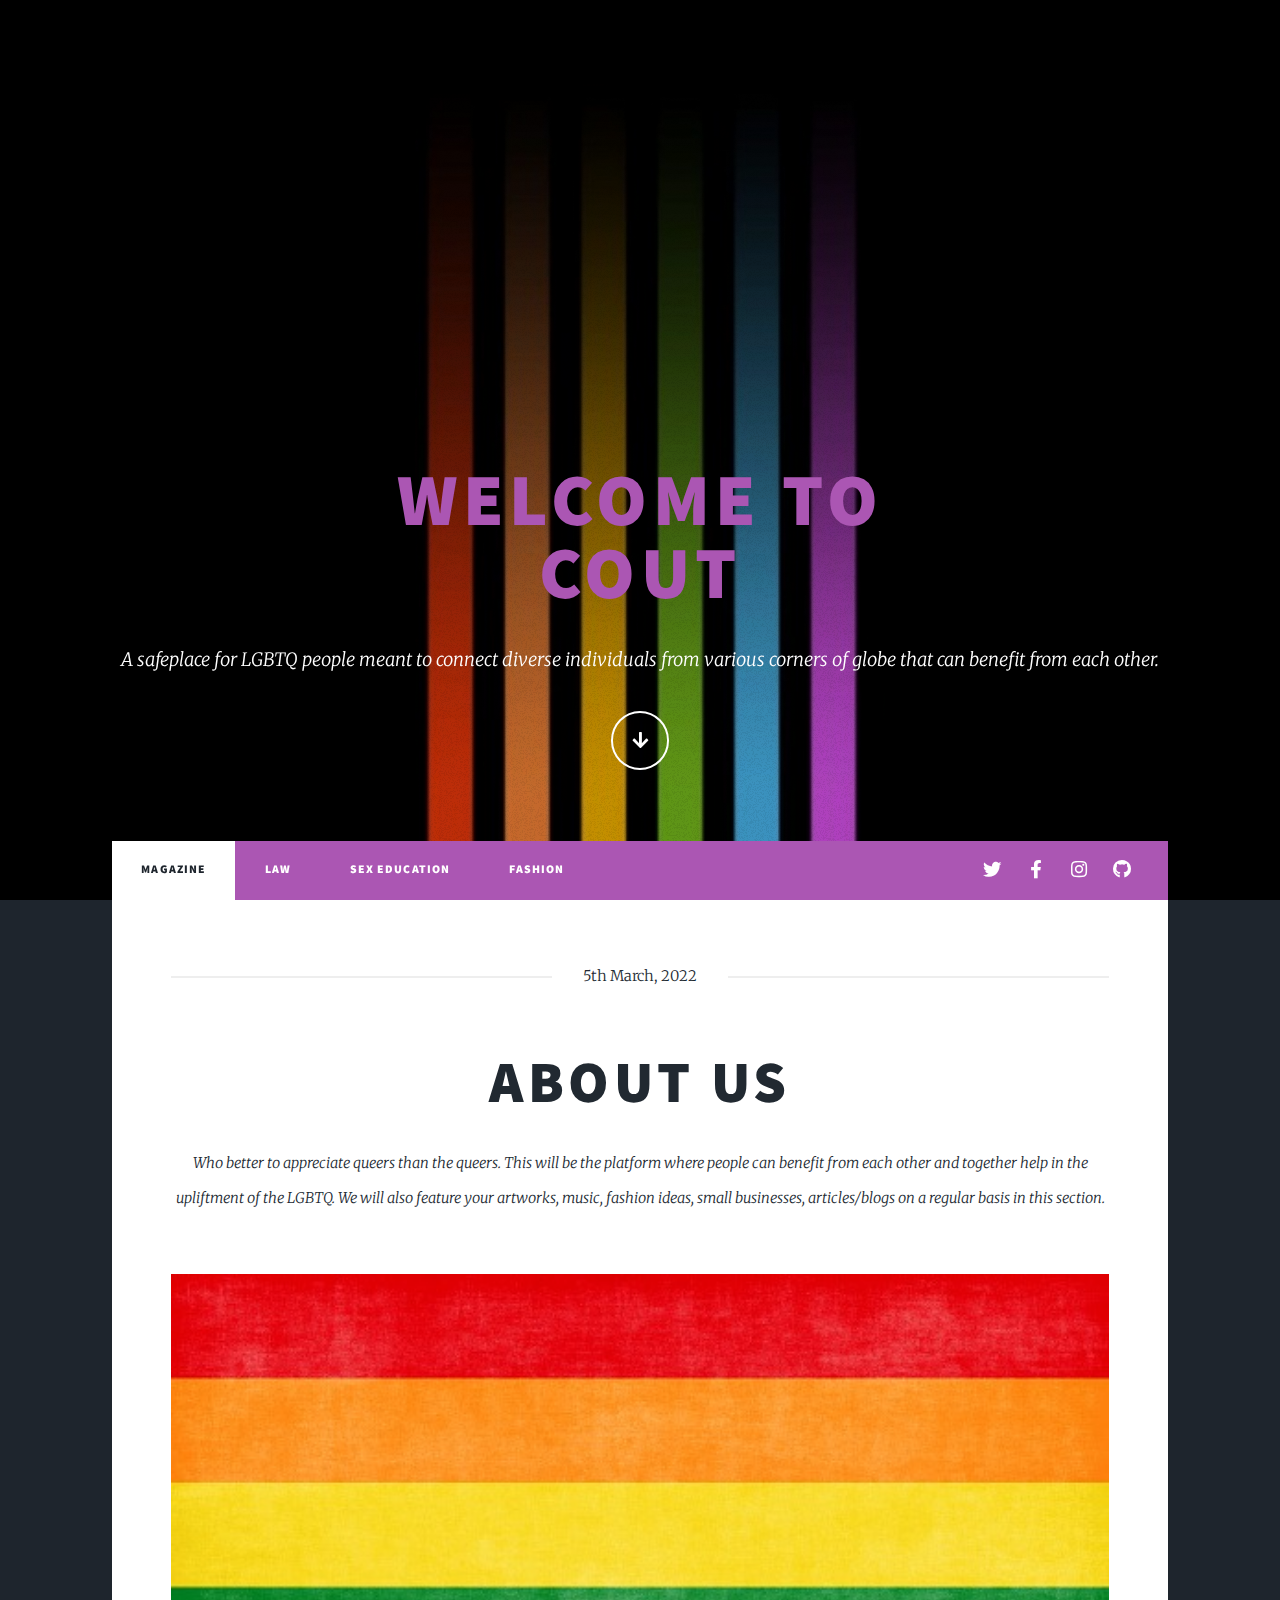
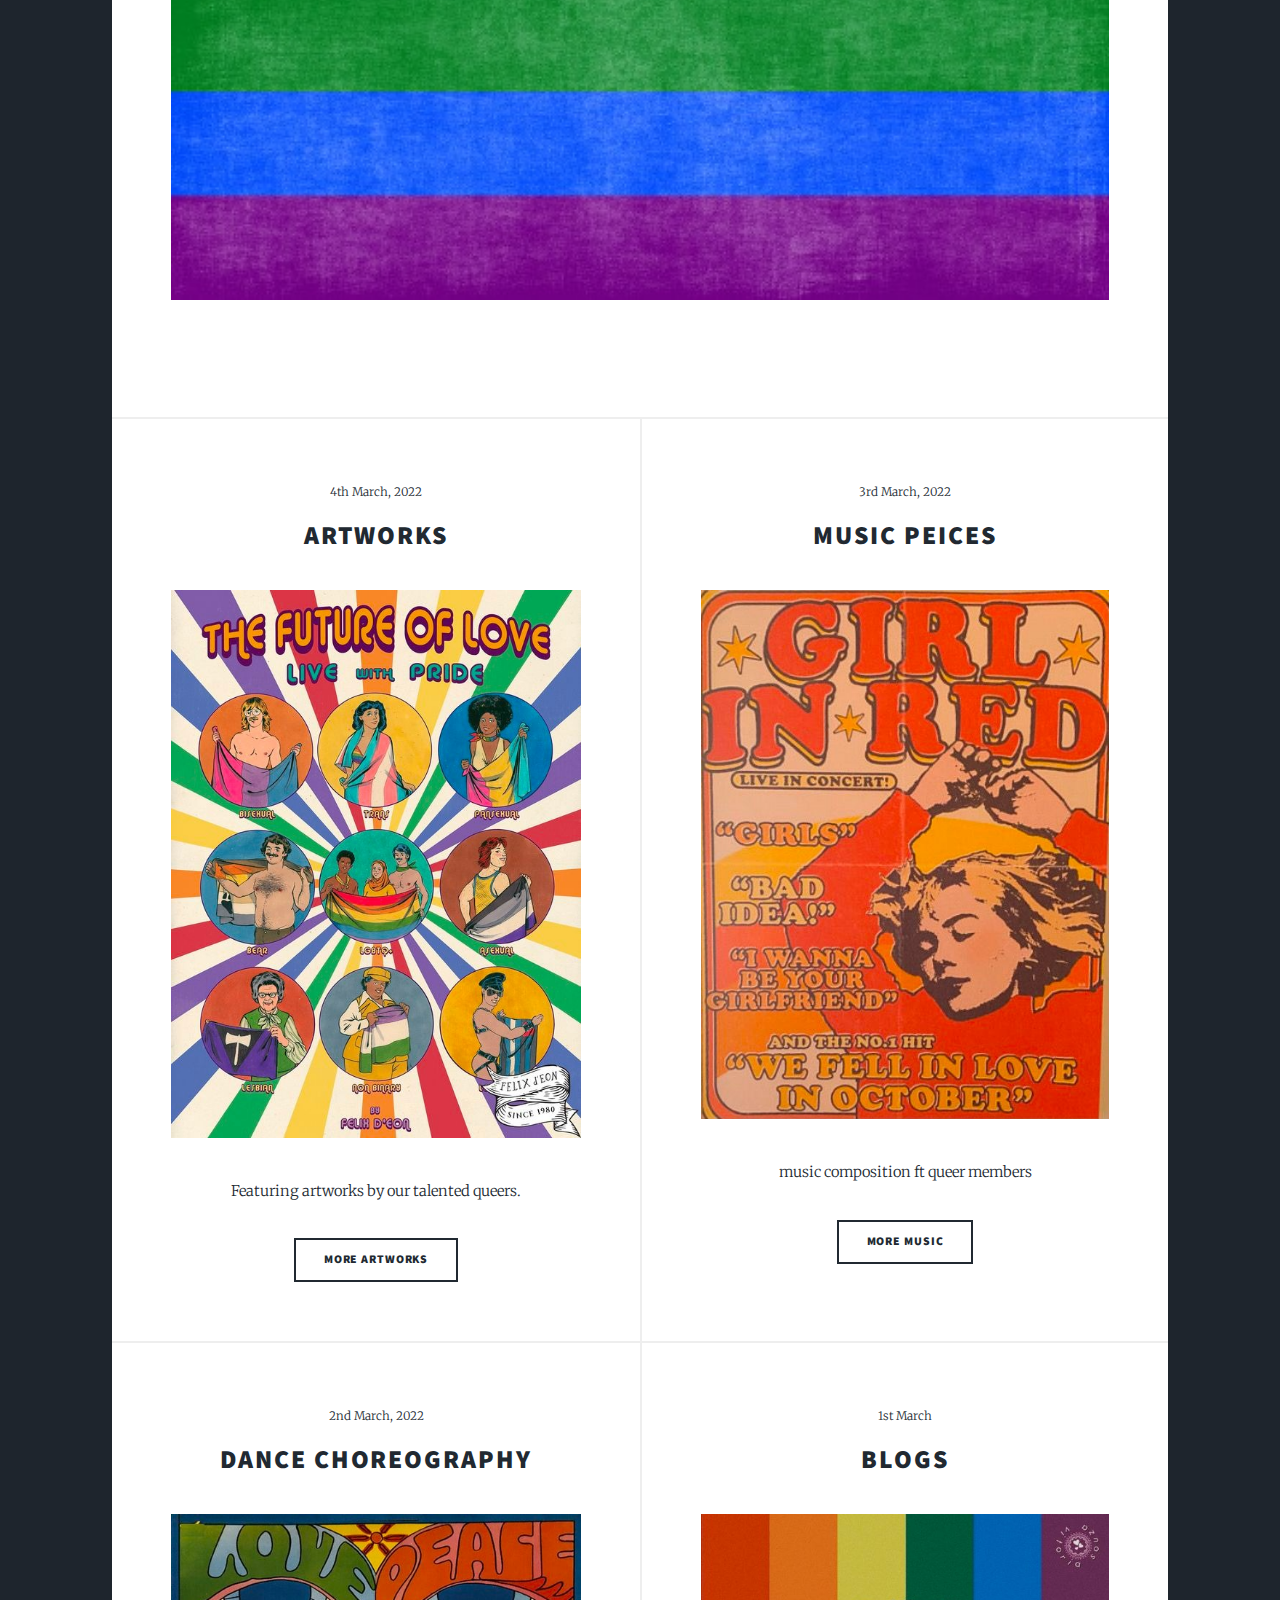
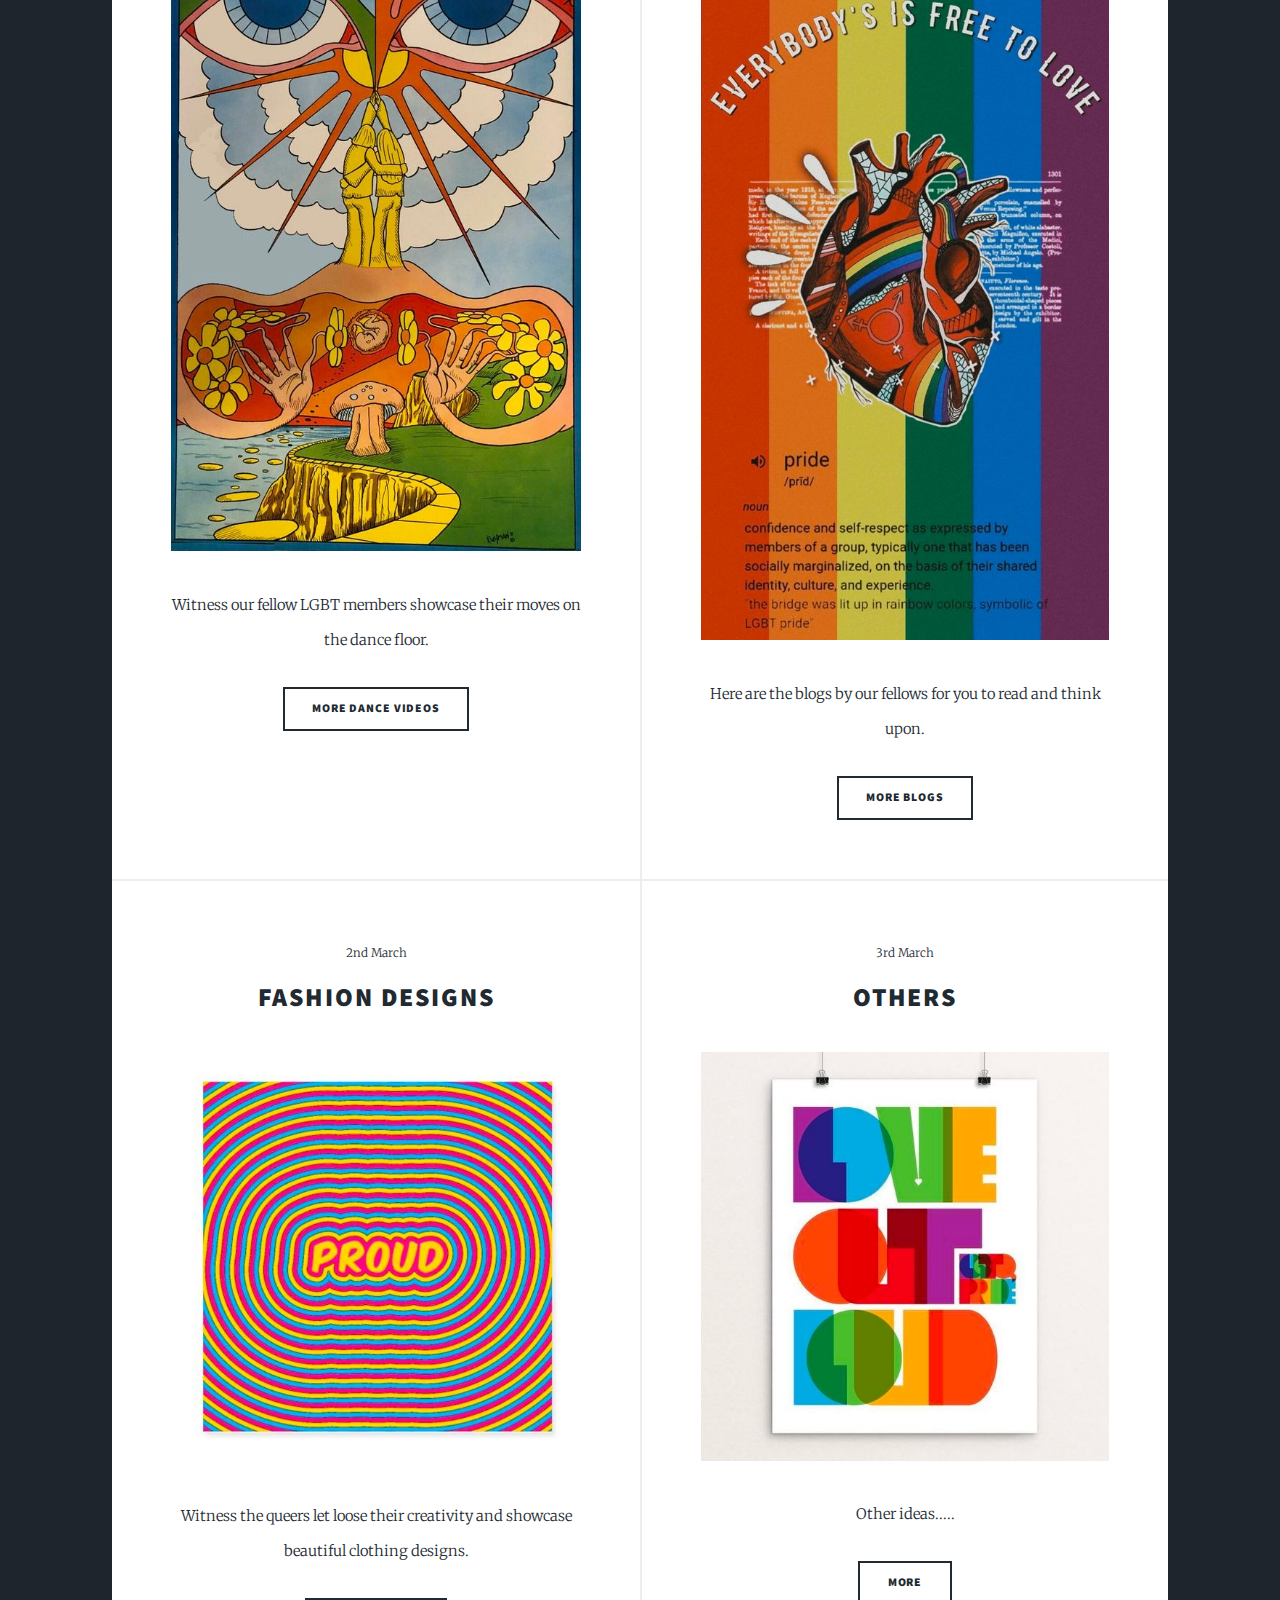
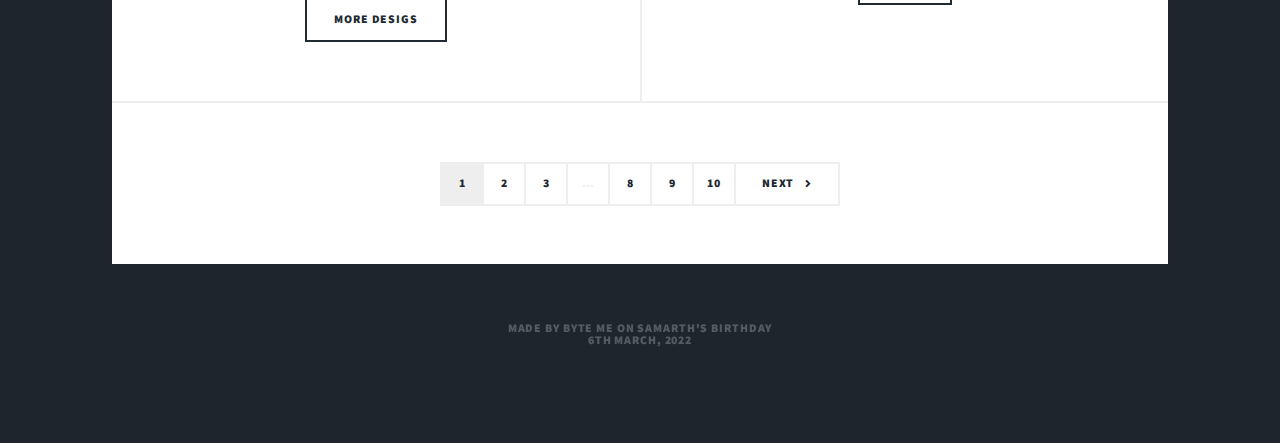
<file: index.html>
<!DOCTYPE HTML>
<!--
	COUT by Akshita Jain
	track - LGBTQ
-->
<html>
	<head>
		<title>COUT</title>
		<meta charset="utf-8" />
		<meta name="viewport" content="width=device-width, initial-scale=1, user-scalable=no" />
		<link rel="stylesheet" href="assets/css/main.css" />
		<noscript><link rel="stylesheet" href="assets/css/noscript.css" /></noscript>
	</head>
	<body class="is-preload">

		<!-- Wrapper -->
			<div id="wrapper" class="fade-in">

				<!-- Intro -->
					<div id="intro">
						<h1>Welcome to<br />
						COUT</h1>
						<p>A safeplace for LGBTQ people meant to connect diverse individuals from various corners of globe that can benefit from each other.</p>
						<ul class="actions">
							<li><a href="#header" class="button icon solid solo fa-arrow-down scrolly">Continue</a></li>
						</ul>
					</div>

				<!-- Header -->
					<header id="header">
						<a href="index.html" class="logo">COUT</a>
					</header>

				<!-- Nav -->
					<nav id="nav">
						<ul class="links">
							<li class="active"><a href="index.html">MAGAZINE</a></li>
							<li><a href="LAW.html">LAW</a></li>
							<li><a href="education.html">SEX EDUCATION</a></li>
							<li><a href="elements.html">FASHION</a></li>
						</ul>
						<ul class="icons">
							<li><a href="#" class="icon brands fa-twitter"><span class="label">Twitter</span></a></li>
							<li><a href="#" class="icon brands fa-facebook-f"><span class="label">Facebook</span></a></li>
							<li><a href="#" class="icon brands fa-instagram"><span class="label">Instagram</span></a></li>
							<li><a href="#" class="icon brands fa-github"><span class="label">GitHub</span></a></li>
						</ul>
					</nav>

				<!-- Main -->
					<div id="main">

						<!-- Featured Post -->
							<article class="post featured">
								<header class="major">
									<span class="date">5th March, 2022</span>
									<h2><a href="#">ABOUT US</a></h2>
									<p>Who better to appreciate queers than the queers. This will be the platform where people can benefit from each other and together help in the upliftment of the LGBTQ.
									   We will also feature your artworks, music, fashion ideas, small businesses, articles/blogs on a regular basis in this section.
									</p>
								</header>
								<a href="#" class="image main"><img src="images/img1.jpeg" alt="" /></a>
								<!-- <ul class="actions special">
									<li><a href="#" class="button large">Full Story</a></li>
								</ul> -->
							</article>

						<!-- Posts -->
							<section class="posts">
								<article>
									<header>
										<span class="date">4th March, 2022</span>
										<h2><a href="#">Artworks</a></h2>
									</header>
									<a href="#" class="image fit"><img src="images/img2.jpeg" alt="" /></a>
									<p>Featuring artworks by our talented queers.</p>
									<ul class="actions special">
										<li><a href="#" class="button">More artworks</a></li>
									</ul>
								</article>
								<article>
									<header>
										<span class="date">3rd March, 2022</span>
										<h2><a href="#">Music peices</a></h2>
									</header>
									<a href="#" class="image fit"><img src="images/img3.jpeg" alt="" /></a>
									<p>music composition ft queer members</p>
									<ul class="actions special">
										<li><a href="#" class="button">More music</a></li>
									</ul>
								</article>
								<article>
									<header>
										<span class="date">2nd March, 2022</span>
										<h2><a href="#">Dance Choreography</a></h2>
									</header>
									<a href="#" class="image fit"><img src="images/img4.jpeg" alt="" /></a>
									<p>Witness our fellow LGBT members showcase their moves on the dance floor.</p>
									<ul class="actions special">
										<li><a href="#" class="button">More dance videos</a></li>
									</ul>
								</article>
								<article>
									<header>
										<span class="date">1st March</span>
										<h2><a href="#">Blogs</a></h2>
									</header>
									<a href="#" class="image fit"><img src="images/img5.jpeg" alt="" /></a>
									<p>Here are the blogs by our fellows for you to read and think upon.</p>
									<ul class="actions special">
										<li><a href="#" class="button">More Blogs</a></li>
									</ul>
								</article>
								<article>
									<header>
										<span class="date">2nd March</span>
										<h2><a href="#">Fashion designs
										</a></h2>
									</header>
									<a href="#" class="image fit"><img src="images/img6.jpeg" alt="" /></a>
									<p>Witness the queers let loose their creativity and showcase beautiful clothing designs.</p>
									<ul class="actions special">
										<li><a href="#" class="button">More desigs</a></li>
									</ul>
								</article>
								<article>
									<header>
										<span class="date">3rd March</span>
										<h2><a href="#">Others</a></h2>
									</header>
									<a href="#" class="image fit"><img src="images/img7.jpeg" alt="" /></a>
									<p>Other ideas.....</p>
									<ul class="actions special">
										<li><a href="#" class="button">More</a></li>
									</ul>
								</article>
							</section>

						<!-- Footer -->
							<footer>
								<div class="pagination">
									<!--<a href="#" class="previous">Prev</a>-->
									<a href="#" class="page active">1</a>
									<a href="#" class="page">2</a>
									<a href="#" class="page">3</a>
									<span class="extra">&hellip;</span>
									<a href="#" class="page">8</a>
									<a href="#" class="page">9</a>
									<a href="#" class="page">10</a>
									<a href="#" class="next">Next</a>
								</div>
							</footer>

					</div>

				<!-- Footer
					<footer id="footer">
						<section>
							<form method="post" action="#">
								<div class="fields">
									<div class="field">
										<label for="name">Name</label>
										<input type="text" name="name" id="name" />
									</div>
									<div class="field">
										<label for="email">Email</label>
										<input type="text" name="email" id="email" />
									</div>
									<div class="field">
										<label for="message">Message</label>
										<textarea name="message" id="message" rows="3"></textarea>
									</div>
								</div>
								<ul class="actions">
									<li><input type="submit" value="Send Message" /></li>
								</ul>
							</form>
						</section>
						<section class="split contact">
							<section class="alt">
								<h3>Address</h3>
								<p>1234 Somewhere Road #87257<br />
								Nashville, TN 00000-0000</p>
							</section>
							<section>
								<h3>Phone</h3>
								<p><a href="#">(000) 000-0000</a></p>
							</section>
							<section>
								<h3>Email</h3>
								<p><a href="#">info@untitled.tld</a></p>
							</section>
							<section>
								<h3>Social</h3>
								<ul class="icons alt">
									<li><a href="#" class="icon brands alt fa-twitter"><span class="label">Twitter</span></a></li>
									<li><a href="#" class="icon brands alt fa-facebook-f"><span class="label">Facebook</span></a></li>
									<li><a href="#" class="icon brands alt fa-instagram"><span class="label">Instagram</span></a></li>
									<li><a href="#" class="icon brands alt fa-github"><span class="label">GitHub</span></a></li>
								</ul>
							</section>
						</section>
					</footer>
				-->
				<!-- Copyright -->
					<div id="copyright">
						<ul><li>Made by Byte Me on Samarth's Birthday<br>6th March, 2022</li></ul>
					</div> -->

			</div>

		<!-- Scripts -->
			<script src="assets/js/jquery.min.js"></script>
			<script src="assets/js/jquery.scrollex.min.js"></script>
			<script src="assets/js/jquery.scrolly.min.js"></script>
			<script src="assets/js/browser.min.js"></script>
			<script src="assets/js/breakpoints.min.js"></script>
			<script src="assets/js/util.js"></script>
			<script src="assets/js/main.js"></script>

	</body>
</html>
</file>
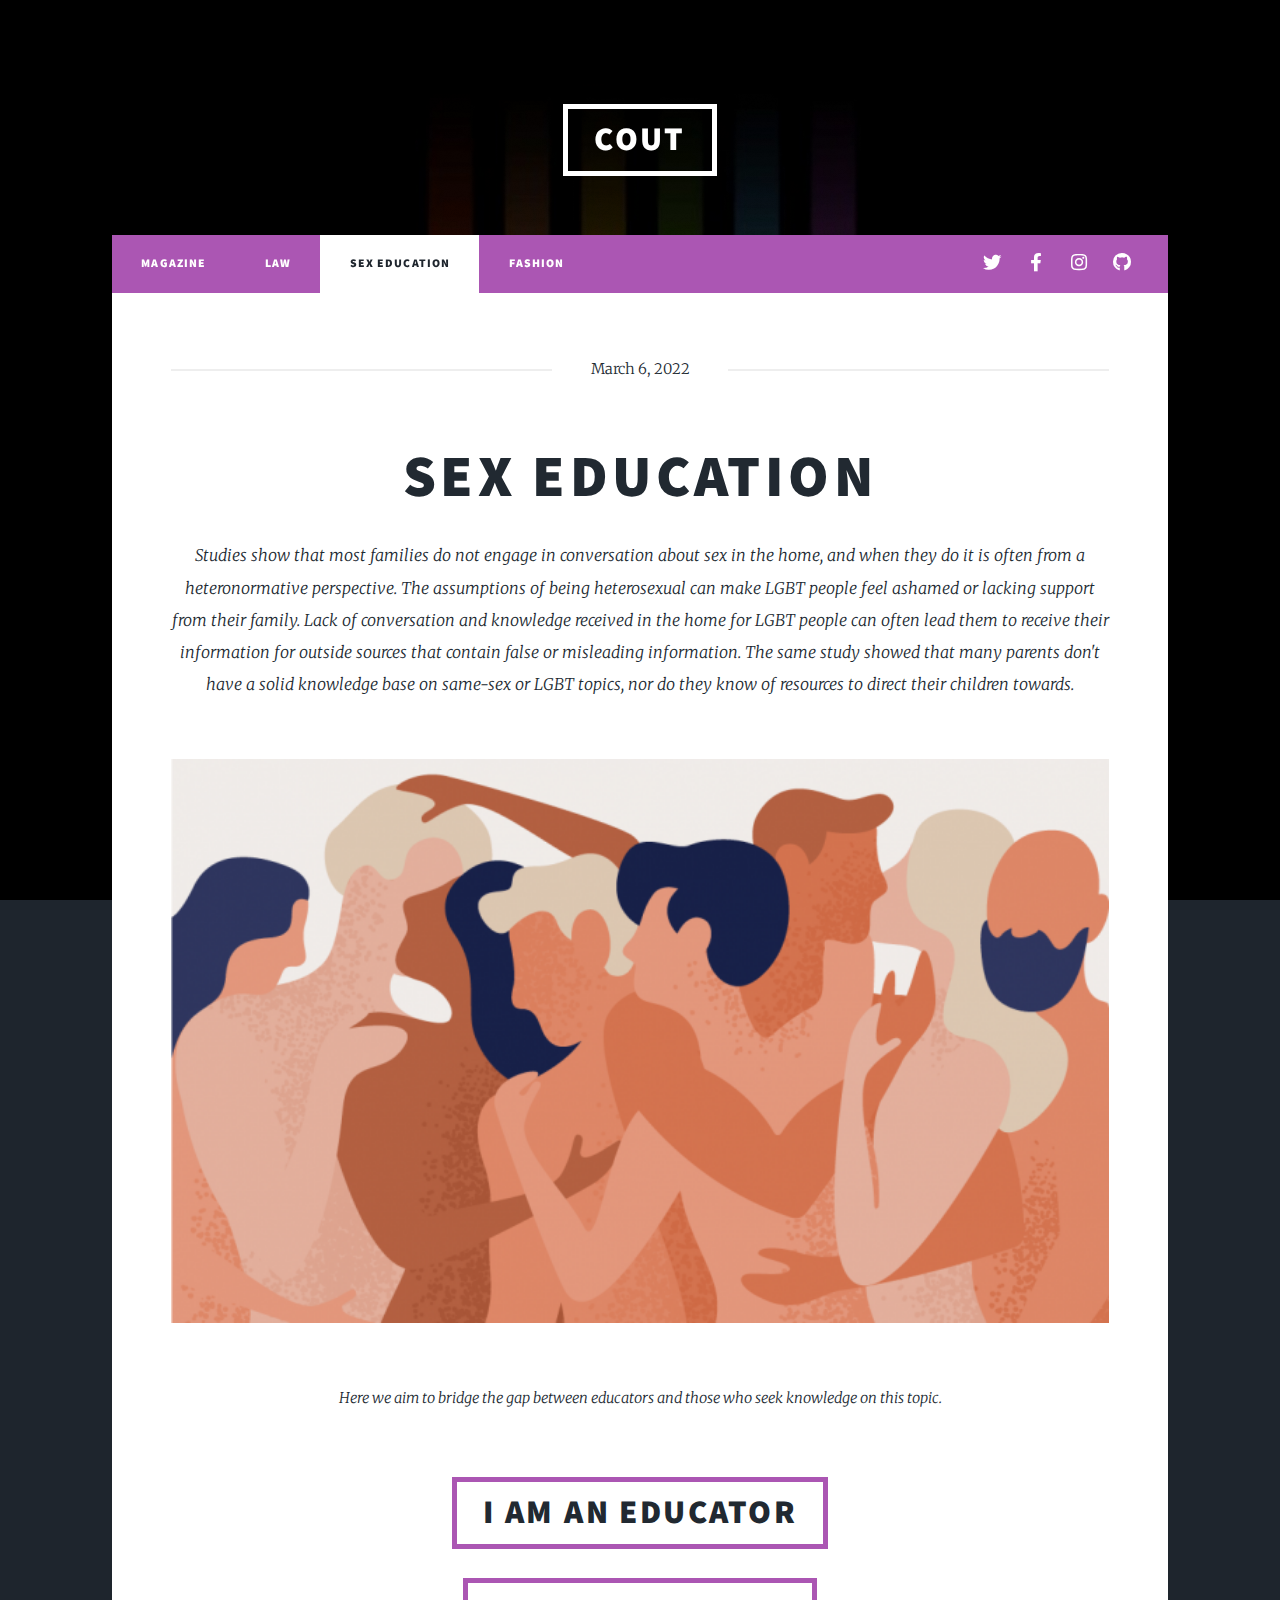
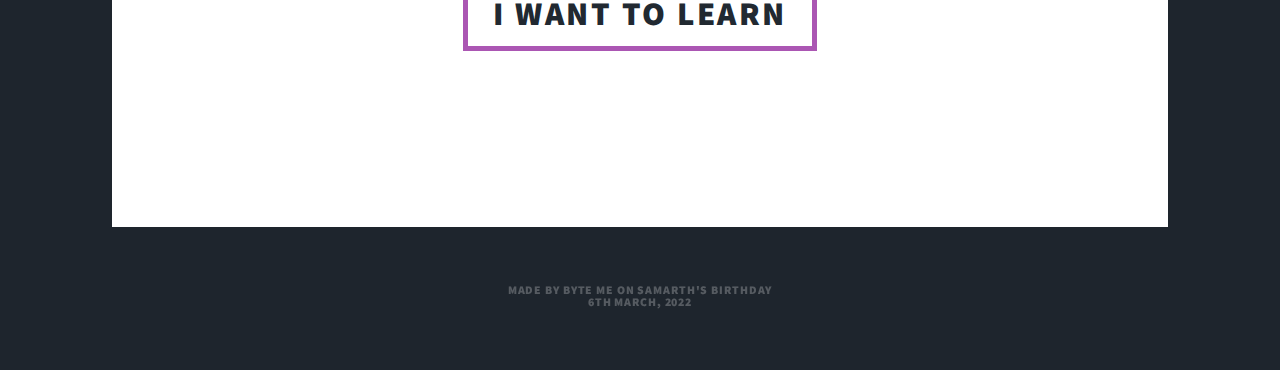
<file: education.html>
<!DOCTYPE HTML>

<html>
	<head>
		<title>Sex Education</title>
		<meta charset="utf-8" />
		<meta name="viewport" content="width=device-width, initial-scale=1, user-scalable=no" />
		<link rel="stylesheet" href="assets/css/main.css" />
		<noscript><link rel="stylesheet" href="assets/css/noscript.css" /></noscript>
	</head>
	<body class="is-preload">

		<!-- Wrapper -->
			<div id="wrapper">

				<!-- Header -->
					<header id="header">
						<a href="index.html" class="logo">COUT</a>
					</header>

				<!-- Nav -->
					<nav id="nav">
						<ul class="links">
							<li><a href="index.html">MAGAZINE</a></li>
							<li><a href="LAW.html">LAW</a></li>
							<li class="active"><a href="education.html">SEX EDUCATION</a></li>
							<li><a href="elements.html">FASHION</a></li>
						</ul>
						<ul class="icons">
							<li><a href="#" class="icon brands fa-twitter"><span class="label">Twitter</span></a></li>
							<li><a href="#" class="icon brands fa-facebook-f"><span class="label">Facebook</span></a></li>
							<li><a href="#" class="icon brands fa-instagram"><span class="label">Instagram</span></a></li>
							<li><a href="#" class="icon brands fa-github"><span class="label">GitHub</span></a></li>
						</ul>
					</nav>

				<!-- Main -->
					<div id="main">

						<!-- Post -->
							<section class="post">
								<header class="major">
									<span class="date">March 6, 2022</span>
									<h1>Sex Education<br />
									</h1>
									<p>Studies show that most families do not engage in conversation about sex in the home, and when they do it is often from a heteronormative perspective. The assumptions of being heterosexual can make LGBT people feel ashamed or lacking support from their family. Lack of conversation and knowledge received in the home for LGBT people can often lead them to receive their information for outside sources that contain false or misleading information. The same study showed that many parents don't have a solid knowledge base on same-sex or LGBT topics, nor do they know of resources to direct their children towards.</p>
								</header>
								<div class="image main"><img src="images/Sex_Education.png" alt="" /></div>
								<header class="major"><p>Here we aim to bridge the gap between educators and those who seek knowledge on this topic.</p></header>
								<header id="law_header">
									<ul></ul><a href="judges.html" class="lawa">I am an educator</a></ul>
									<ul></ul><a href="pending_case.html" class="lawa">I want to learn</a></ul>
								</law>
							</section>

					</div>

				<!-- Footer -->
					

				<!-- Copyright -->
					<div id="copyright">
						<ul><li>Made by Byte Me on Samarth's Birthday<br>6th March, 2022</li></ul>
					</div>

			</div>

		<!-- Scripts -->
			<script src="assets/js/jquery.min.js"></script>
			<script src="assets/js/jquery.scrollex.min.js"></script>
			<script src="assets/js/jquery.scrolly.min.js"></script>
			<script src="assets/js/browser.min.js"></script>
			<script src="assets/js/breakpoints.min.js"></script>
			<script src="assets/js/util.js"></script>
			<script src="assets/js/main.js"></script>

	</body>
</html>
</file>
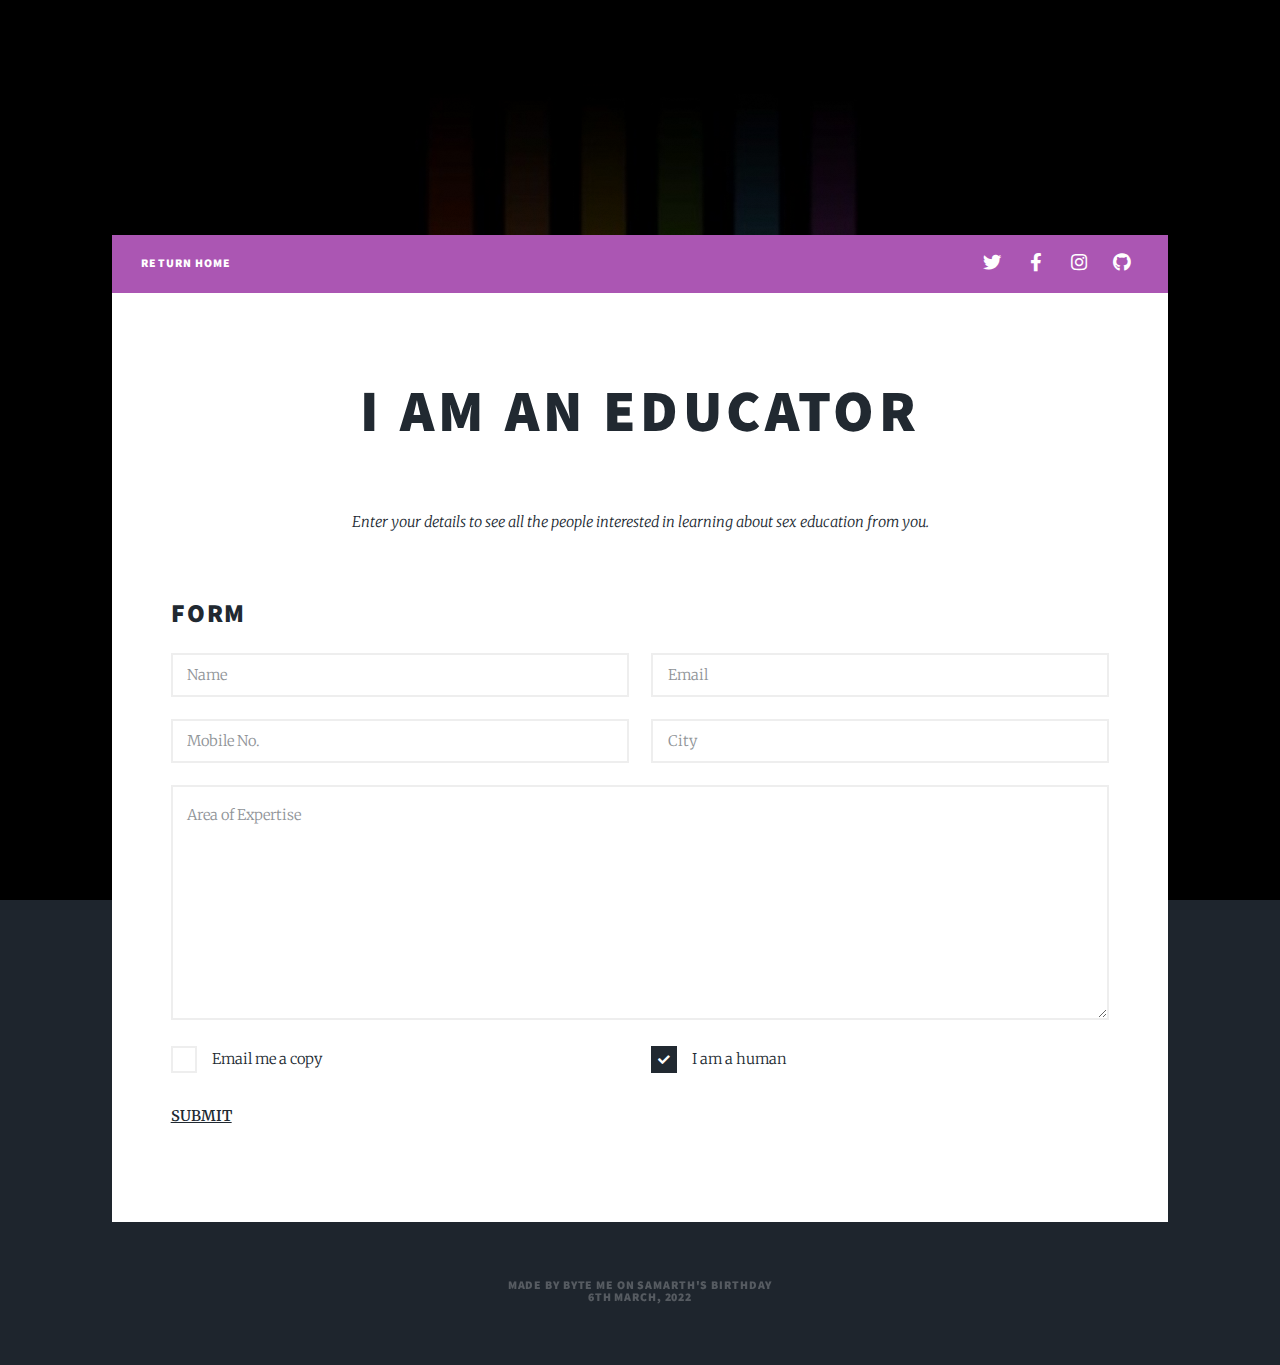
<file: educator.html>
<!DOCTYPE HTML>
<html>
	<head>
		<title>Judges/Lawyers</title>
		<meta charset="utf-8" />
		<meta name="viewport" content="width=device-width, initial-scale=1, user-scalable=no" />
		<link rel="stylesheet" href="assets/css/main.css" />
		<noscript><link rel="stylesheet" href="assets/css/noscript.css" /></noscript>
	</head>
	<body class="is-preload">

		<!-- Wrapper -->
			<div id="wrapper">

				<!-- Header -->
					<header id="header">
					</header>

				<!-- Nav -->
					<nav id="nav">
                        <ul class="links">
                            <li><a href="education.html">Return home</a></li>
                            </ul>
						<ul class="icons">
							<li><a href="#" class="icon brands fa-twitter"><span class="label">Twitter</span></a></li>
							<li><a href="#" class="icon brands fa-facebook-f"><span class="label">Facebook</span></a></li>
							<li><a href="#" class="icon brands fa-instagram"><span class="label">Instagram</span></a></li>
							<li><a href="#" class="icon brands fa-github"><span class="label">GitHub</span></a></li>
						</ul>
					</nav>

				<!-- Main -->
					<div id="main">

						<!-- Post -->
							<section class="post">
								<header class="major">
									<h1>I am an educator
									</h1>
								</header>
                                <section class="post">
                                    <header class="major">
                                        <p>Enter your details to see all the people interested in learning about sex education from you.</p>
                                    </header>
                                </section>

                            <!-- Form -->
                                <h2>Form</h2>

                                <form method="post" action="#">
                                    <div class="row gtr-uniform">
                                        <div class="col-6 col-12-xsmall">
                                            <input type="text" name="demo-name" id="demo-name" value="" placeholder="Name" />
                                        </div>
                                        <div class="col-6 col-12-xsmall">
                                            <input type="email" name="demo-email" id="demo-email" value="" placeholder="Email" />
                                        </div>
                                        <!-- Break -->
                                        <div class="col-6 col-12-xsmall">
                                            <input type="text" name="demo-name" id="demo-name" value="" placeholder="Mobile No." />
                                        </div>
                                        <div class="col-6 col-12-xsmall">
                                            <input type="email" name="demo-email" id="demo-email" value="" placeholder="City" />
                                        </div>
                                        <!-- Break -->
                                        <div class="col-12">
                                            <textarea name="demo-message" id="demo-message" placeholder="Area of Expertise" rows="6"></textarea>
                                        </div>
                                        <!-- Break -->
                                        <div class="col-6 col-12-small">
                                            <input type="checkbox" id="demo-copy" name="demo-copy">
                                            <label for="demo-copy">Email me a copy</label>
                                        </div>
                                        <div class="col-6 col-12-small">
                                            <input type="checkbox" id="demo-human" name="demo-human" checked>
                                            <label for="demo-human">I am a human</label>
                                        </div>
                                        
                                        <!-- Break -->
                                        <div class="col-12">
                                            <ul class="actions">
                                                <li><u><a href="list.html" class="SUBMIT">SUBMIT</a></u></li>
                                                
                                            </ul>
                                        </div>
                                    </div>
                                </form>


				
</code></pre>

							</section>

					</div>

				<!-- Footer -->
					
				<!-- Copyright -->
					<div id="copyright">
						<ul><li>Made by Byte Me on Samarth's Birthday<br>6th March, 2022</li></ul>
					</div>

			</div>

		<!-- Scripts -->
			<script src="assets/js/jquery.min.js"></script>
			<script src="assets/js/jquery.scrollex.min.js"></script>
			<script src="assets/js/jquery.scrolly.min.js"></script>
			<script src="assets/js/browser.min.js"></script>
			<script src="assets/js/breakpoints.min.js"></script>
			<script src="assets/js/util.js"></script>
			<script src="assets/js/main.js"></script>

	</body>
</html>
</file>
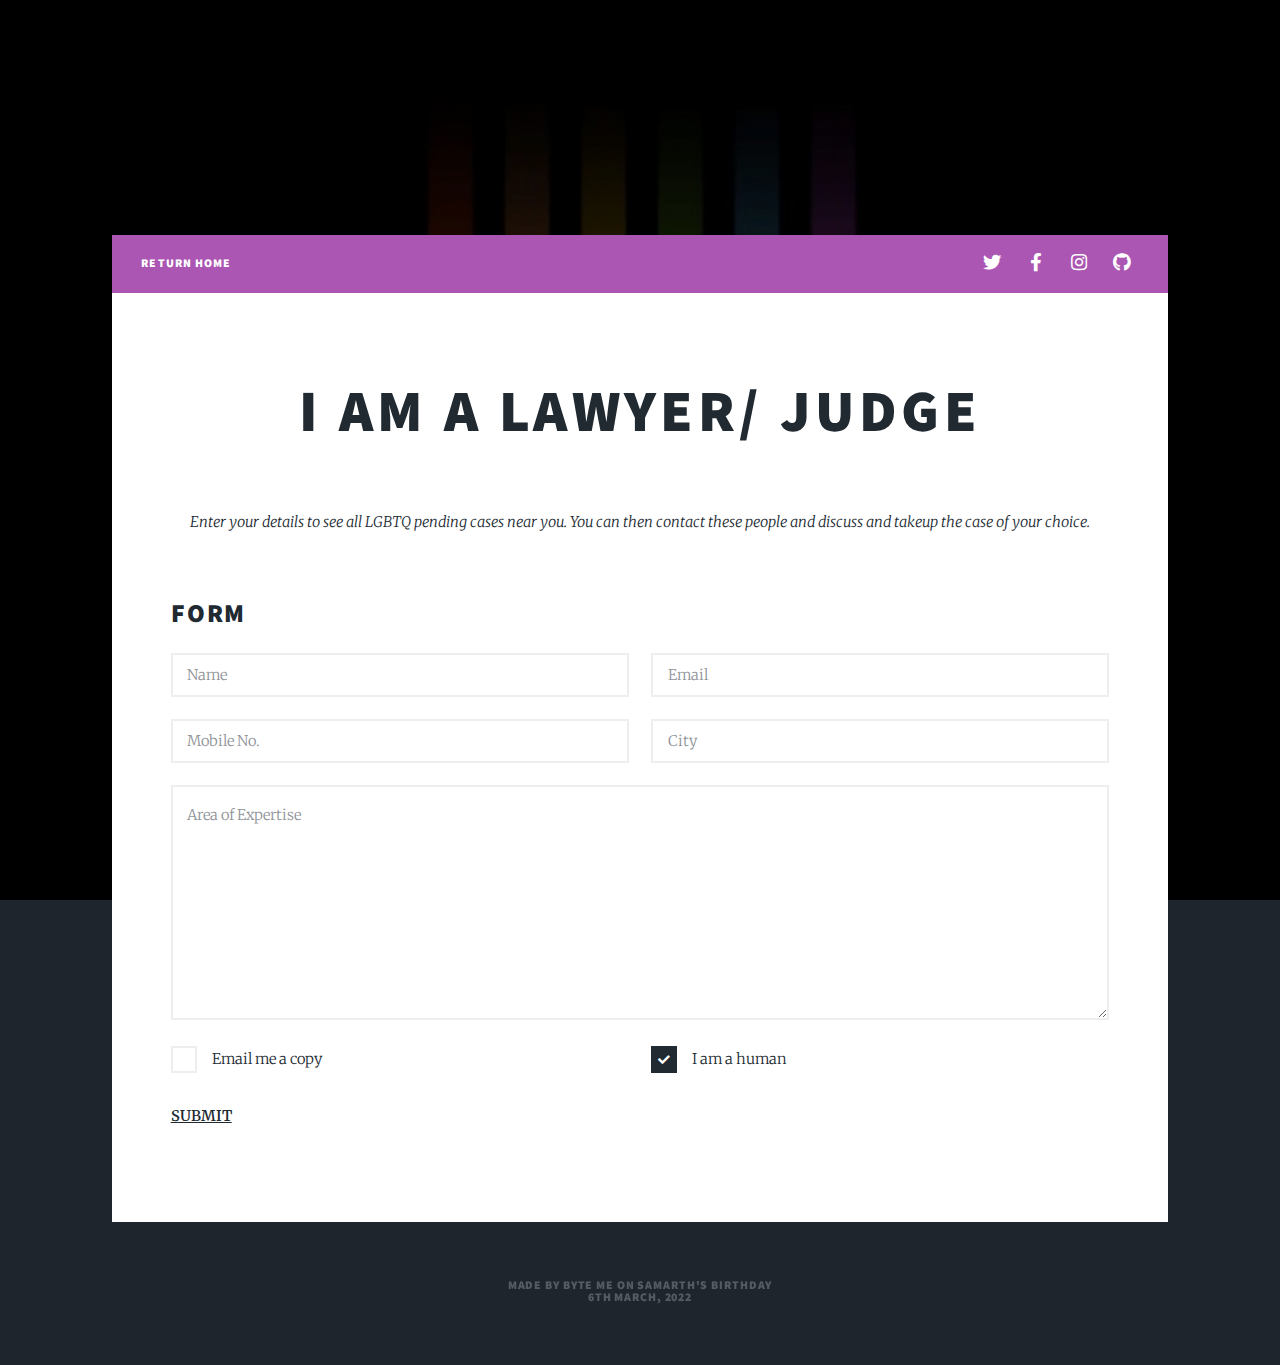
<file: judges.html>
<!DOCTYPE HTML>
<html>
	<head>
		<title>Judges/Lawyers</title>
		<meta charset="utf-8" />
		<meta name="viewport" content="width=device-width, initial-scale=1, user-scalable=no" />
		<link rel="stylesheet" href="assets/css/main.css" />
		<noscript><link rel="stylesheet" href="assets/css/noscript.css" /></noscript>
	</head>
	<body class="is-preload">

		<!-- Wrapper -->
			<div id="wrapper">

				<!-- Header -->
					<header id="header">
					</header>

				<!-- Nav -->
					<nav id="nav">
                        <ul class="links">
                            <li><a href="LAW.html">Return home</a></li>
                            </ul>
						<ul class="icons">
							<li><a href="#" class="icon brands fa-twitter"><span class="label">Twitter</span></a></li>
							<li><a href="#" class="icon brands fa-facebook-f"><span class="label">Facebook</span></a></li>
							<li><a href="#" class="icon brands fa-instagram"><span class="label">Instagram</span></a></li>
							<li><a href="#" class="icon brands fa-github"><span class="label">GitHub</span></a></li>
						</ul>
					</nav>

				<!-- Main -->
					<div id="main">

						<!-- Post -->
							<section class="post">
								<header class="major">
									<h1>I am a Lawyer/ Judge
									</h1>
								</header>
                                <section class="post">
                                    <header class="major">
                                        <p>Enter your details to see all LGBTQ pending cases near you. You can then contact these people and discuss and takeup the case of your choice.</p>
                                    </header>
                                </section>

                            <!-- Form -->
                                <h2>Form</h2>

                                <form method="post" action="#">
                                    <div class="row gtr-uniform">
                                        <div class="col-6 col-12-xsmall">
                                            <input type="text" name="demo-name" id="demo-name" value="" placeholder="Name" />
                                        </div>
                                        <div class="col-6 col-12-xsmall">
                                            <input type="email" name="demo-email" id="demo-email" value="" placeholder="Email" />
                                        </div>
                                        <!-- Break -->
                                        <div class="col-6 col-12-xsmall">
                                            <input type="text" name="demo-name" id="demo-name" value="" placeholder="Mobile No." />
                                        </div>
                                        <div class="col-6 col-12-xsmall">
                                            <input type="email" name="demo-email" id="demo-email" value="" placeholder="City" />
                                        </div>
                                        <!-- Break -->
                                        <div class="col-12">
                                            <textarea name="demo-message" id="demo-message" placeholder="Area of Expertise" rows="6"></textarea>
                                        </div>
                                        <!-- Break -->
                                        <div class="col-6 col-12-small">
                                            <input type="checkbox" id="demo-copy" name="demo-copy">
                                            <label for="demo-copy">Email me a copy</label>
                                        </div>
                                        <div class="col-6 col-12-small">
                                            <input type="checkbox" id="demo-human" name="demo-human" checked>
                                            <label for="demo-human">I am a human</label>
                                        </div>
                                        
                                        <!-- Break -->
                                        <div class="col-12">
                                            <ul class="actions">
                                                <li><u><a href="list.html" class="SUBMIT">SUBMIT</a></u></li>
                                                
                                            </ul>
                                        </div>
                                    </div>
                                </form>


				
</code></pre>

							</section>

					</div>

				<!-- Footer -->
					
				<!-- Copyright -->
					<div id="copyright">
						<ul><li>Made by Byte Me on Samarth's Birthday<br>6th March, 2022</li></ul>
					</div>

			</div>

		<!-- Scripts -->
			<script src="assets/js/jquery.min.js"></script>
			<script src="assets/js/jquery.scrollex.min.js"></script>
			<script src="assets/js/jquery.scrolly.min.js"></script>
			<script src="assets/js/browser.min.js"></script>
			<script src="assets/js/breakpoints.min.js"></script>
			<script src="assets/js/util.js"></script>
			<script src="assets/js/main.js"></script>

	</body>
</html>
</file>
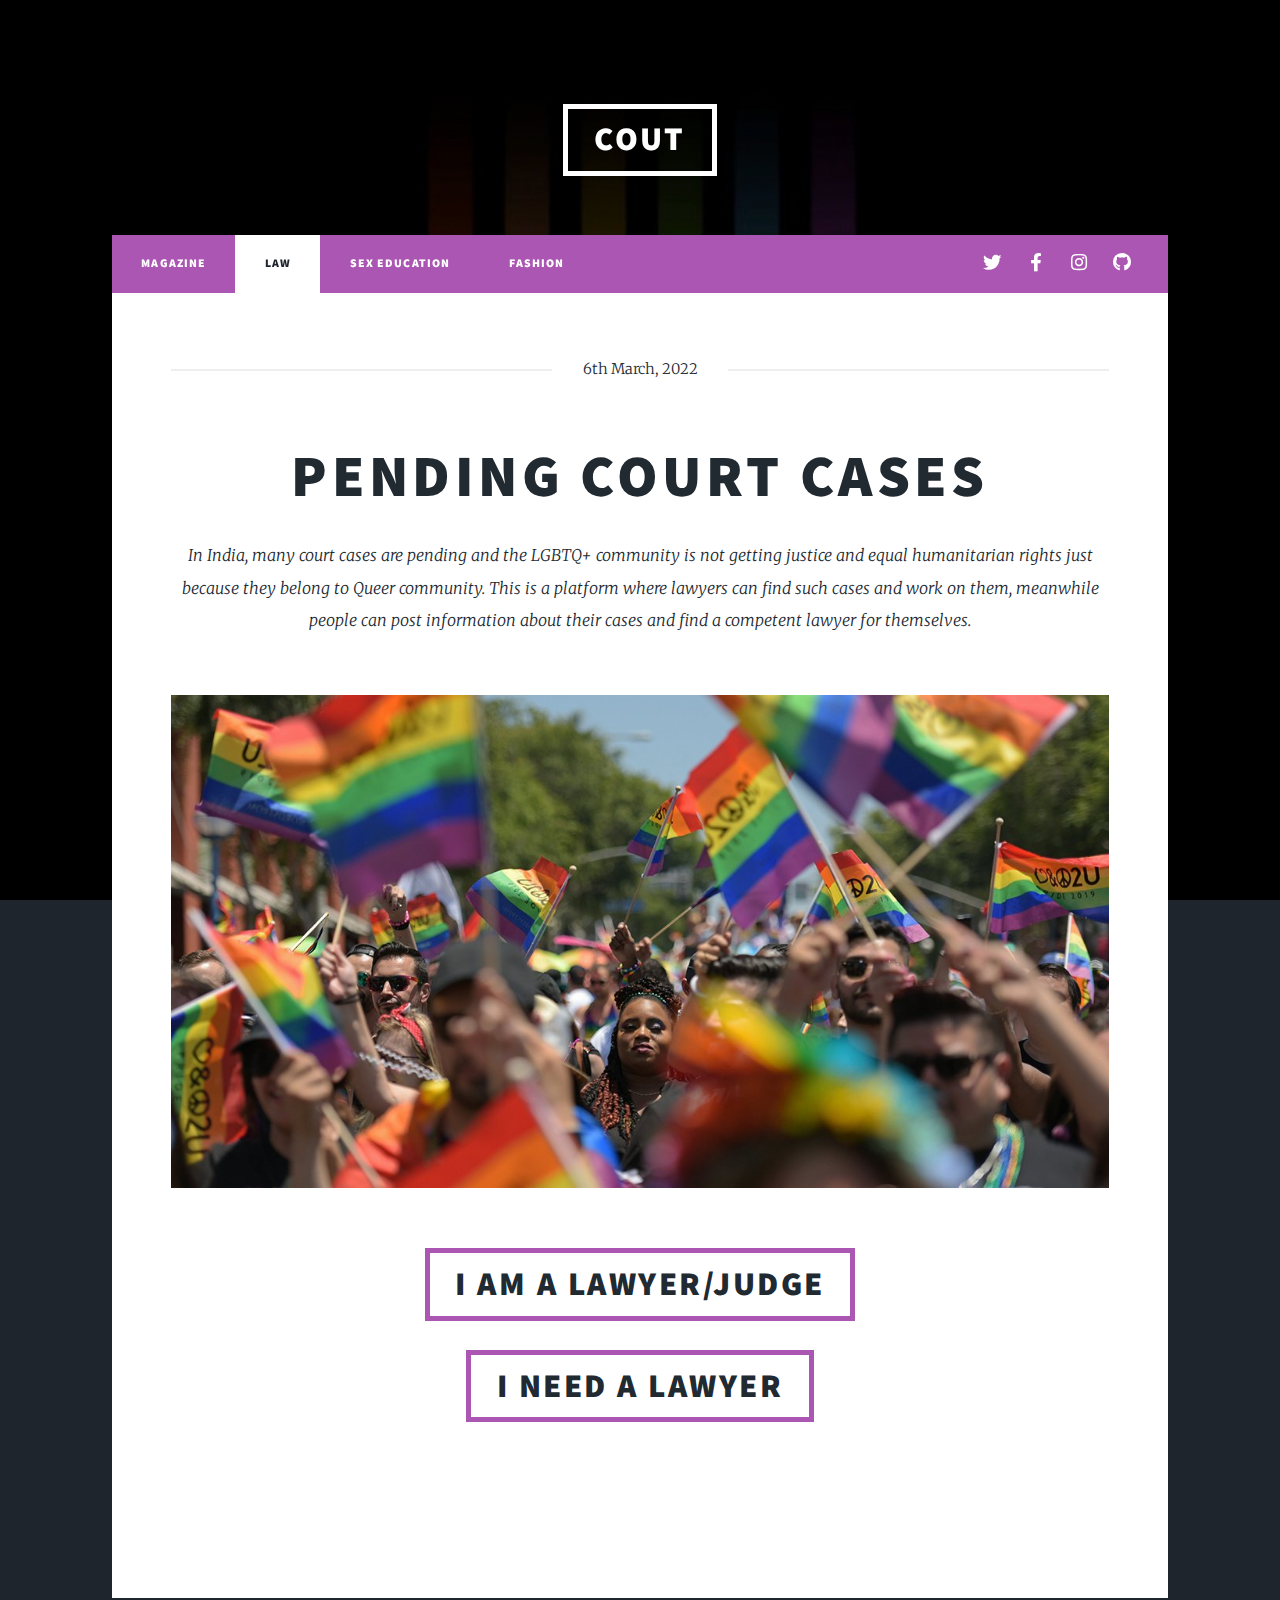
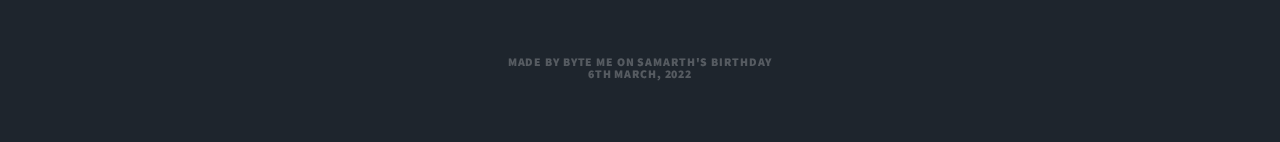
<file: LAW.html>
<!DOCTYPE HTML>

<html>
	<head>
		<title>Sex Education</title>
		<meta charset="utf-8" />
		<meta name="viewport" content="width=device-width, initial-scale=1, user-scalable=no" />
		<link rel="stylesheet" href="assets/css/main.css" />
		<noscript><link rel="stylesheet" href="assets/css/noscript.css" /></noscript>
	</head>
	<body class="is-preload">

		<!-- Wrapper -->
			<div id="wrapper">

				<!-- Header -->
					<header id="header">
						<a href="index.html" class="logo">COUT</a>
					</header>

				<!-- Nav -->
					<nav id="nav">
						<ul class="links">
							<li><a href="index.html">MAGAZINE</a></li>
							<li class="active"><a href="LAW.html">LAW</a></li>
							<li><a href="education.html">SEX EDUCATION</a></li>
							<li><a href="elements.html">FASHION</a></li>
						</ul>
						<ul class="icons">
							<li><a href="#" class="icon brands fa-twitter"><span class="label">Twitter</span></a></li>
							<li><a href="#" class="icon brands fa-facebook-f"><span class="label">Facebook</span></a></li>
							<li><a href="#" class="icon brands fa-instagram"><span class="label">Instagram</span></a></li>
							<li><a href="#" class="icon brands fa-github"><span class="label">GitHub</span></a></li>
						</ul>
					</nav>

				<!-- Main -->
					<div id="main">

						<!-- Post -->
							<section class="post">
								<header class="major">
									<span class="date">6th March, 2022</span>
									<h1>Pending Court Cases<br />
									</h1>
									<p>In India, many court cases are pending and the LGBTQ+ community is not getting justice and equal humanitarian rights just because they belong to Queer community.
									This is a platform where lawyers can find such cases and work on them, meanwhile people can post information about their cases and find a competent lawyer for themselves.
									</p>
								</header>
								<div class="image main"><img src="images/lgbtq.jpeg" alt="" /></div>
								<header id="law_header">
									<ul></ul><a href="judges.html" class="lawa">I am a lawyer/judge</a></ul>
									<ul></ul><a href="pending_case.html" class="lawa">I need a lawyer</a></ul>
								</law>
							</section>

					</div>

				<!-- Copyright -->
					<div id="copyright">
						<ul><li>Made by Byte Me on Samarth's Birthday<br>6th March, 2022</li></ul>
					</div>

			</div>

		<!-- Scripts -->
			<script src="assets/js/jquery.min.js"></script>
			<script src="assets/js/jquery.scrollex.min.js"></script>
			<script src="assets/js/jquery.scrolly.min.js"></script>
			<script src="assets/js/browser.min.js"></script>
			<script src="assets/js/breakpoints.min.js"></script>
			<script src="assets/js/util.js"></script>
			<script src="assets/js/main.js"></script>

	</body>
</html>
</file>
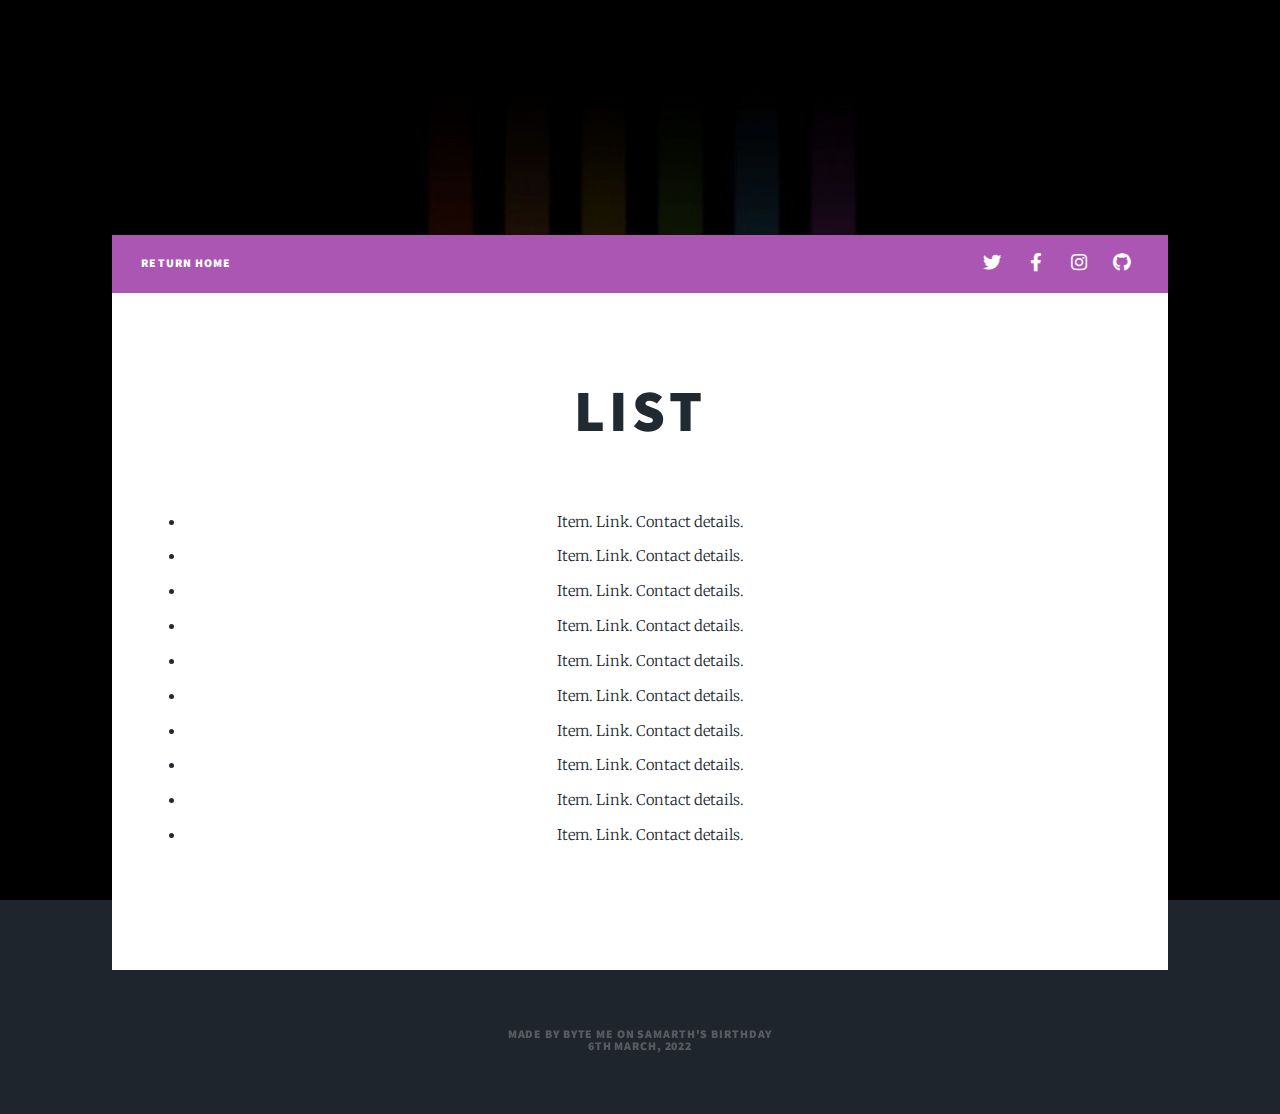
<file: list.html>
<!DOCTYPE HTML>
<html>
	<head>
		<title>Judges/Lawyers</title>
		<meta charset="utf-8" />
		<meta name="viewport" content="width=device-width, initial-scale=1, user-scalable=no" />
		<link rel="stylesheet" href="assets/css/main.css" />
		<noscript><link rel="stylesheet" href="assets/css/noscript.css" /></noscript>
	</head>
	<body class="is-preload">

		<!-- Wrapper -->
			<div id="wrapper">

				<!-- Header -->
					<header id="header">
					</header>

				<!-- Nav -->
					<nav id="nav">
                        <ul class="links">
                            <li><a href="index.html">Return home</a></li>
                            </ul>
						<ul class="icons">
							<li><a href="#" class="icon brands fa-twitter"><span class="label">Twitter</span></a></li>
							<li><a href="#" class="icon brands fa-facebook-f"><span class="label">Facebook</span></a></li>
							<li><a href="#" class="icon brands fa-instagram"><span class="label">Instagram</span></a></li>
							<li><a href="#" class="icon brands fa-github"><span class="label">GitHub</span></a></li>
						</ul>
					</nav>

				<!-- Main -->
					<div id="main">

						<!-- Post -->
							<section class="post">
								<header class="major">
									<h1>List
									</h1>
								</header>
                                <section class="post">
                                    <header class="major">
                                        <ul>
                                            <li>Item.     Link.    Contact details.</li>
                                            <li>Item.     Link.    Contact details.</li>
                                            <li>Item.     Link.    Contact details.</li>
                                            <li>Item.     Link.    Contact details.</li>
                                            <li>Item.     Link.    Contact details.</li>
                                            <li>Item.     Link.    Contact details.</li>
                                            <li>Item.     Link.    Contact details.</li>
                                            <li>Item.     Link.    Contact details.</li>
                                            <li>Item.     Link.    Contact details.</li>
                                            <li>Item.     Link.    Contact details.</li>
                                        </ul>
                                    </header>
                                </section>

                            

				
</code></pre>

							</section>

					</div>

				<!-- Footer -->
					
				<!-- Copyright -->
					<div id="copyright">
						<ul><li>Made by Byte Me on Samarth's Birthday<br>6th March, 2022</li></ul>
					</div>

			</div>

		<!-- Scripts -->
			<script src="assets/js/jquery.min.js"></script>
			<script src="assets/js/jquery.scrollex.min.js"></script>
			<script src="assets/js/jquery.scrolly.min.js"></script>
			<script src="assets/js/browser.min.js"></script>
			<script src="assets/js/breakpoints.min.js"></script>
			<script src="assets/js/util.js"></script>
			<script src="assets/js/main.js"></script>

	</body>
</html>
</file>
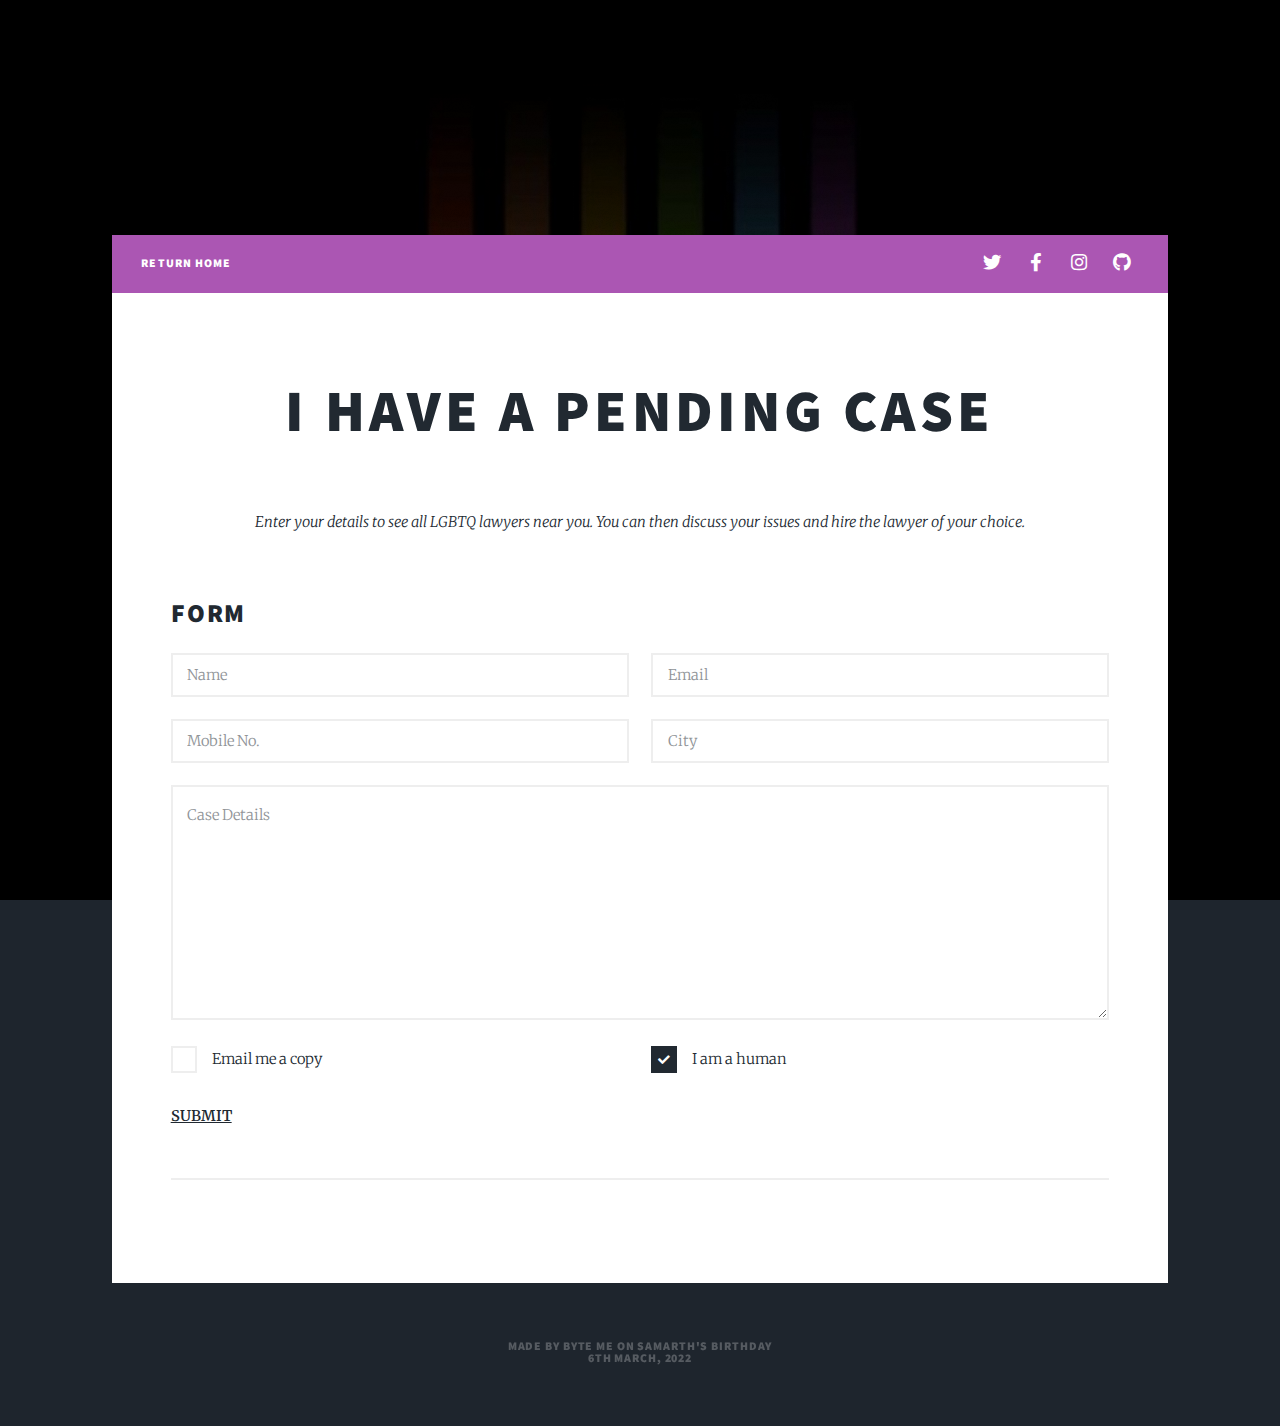
<file: pending_case.html>
<!DOCTYPE HTML>
<html>
	<head>
		<title>Pending Cases</title>
		<meta charset="utf-8" />
		<meta name="viewport" content="width=device-width, initial-scale=1, user-scalable=no" />
		<link rel="stylesheet" href="assets/css/main.css" />
		<noscript><link rel="stylesheet" href="assets/css/noscript.css" /></noscript>
	</head>
	<body class="is-preload">

		<!-- Wrapper -->
			<div id="wrapper">

				<!-- Header -->
					<header id="header">
					</header>

				<!-- Nav -->
					<nav id="nav">
                        <ul class="links">
                            <li><a href="LAW.html">Return home</a></li>
                            </ul>
						<ul class="icons">
							<li><a href="#" class="icon brands fa-twitter"><span class="label">Twitter</span></a></li>
							<li><a href="#" class="icon brands fa-facebook-f"><span class="label">Facebook</span></a></li>
							<li><a href="#" class="icon brands fa-instagram"><span class="label">Instagram</span></a></li>
							<li><a href="#" class="icon brands fa-github"><span class="label">GitHub</span></a></li>
						</ul>
					</nav>

				<!-- Main -->
					<div id="main">

						<!-- Post -->
							<section class="post">
								<header class="major">
									<h1>I have a pending case
									</h1>
								</header>
                                    <section class="post">
                                        <header class="major">
                                            <p>Enter your details to see all LGBTQ lawyers near you. You can then discuss your issues and hire the lawyer of your choice.</p>
                                        </header>
                                    </section>

								<!-- Form -->
									<h2>Form</h2>

									<form method="post" action="#">
										<div class="row gtr-uniform">
											<div class="col-6 col-12-xsmall">
												<input type="text" name="demo-name" id="demo-name" value="" placeholder="Name" />
											</div>
											<div class="col-6 col-12-xsmall">
												<input type="email" name="demo-email" id="demo-email" value="" placeholder="Email" />
											</div>
											<!-- Break -->
											<div class="col-6 col-12-xsmall">
												<input type="text" name="demo-name" id="demo-name" value="" placeholder="Mobile No." />
											</div>
											<div class="col-6 col-12-xsmall">
												<input type="email" name="demo-email" id="demo-email" value="" placeholder="City" />
											</div>
                                            <!-- Break -->
											<div class="col-12">
												<textarea name="demo-message" id="demo-message" placeholder="Case Details" rows="6"></textarea>
											</div>
											<!-- Break -->
											<div class="col-6 col-12-small">
												<input type="checkbox" id="demo-copy" name="demo-copy">
												<label for="demo-copy">Email me a copy</label>
											</div>
											<div class="col-6 col-12-small">
												<input type="checkbox" id="demo-human" name="demo-human" checked>
												<label for="demo-human">I am a human</label>
											</div>
											
											<!-- Break -->
											<div class="col-12">
												<ul class="actions">
													<li><u><a href="list.html" class="SUBMIT">SUBMIT</a></u></li>
													
												</ul>
											</div>
										</div>
									</form>

									<hr />

									
</code></pre>

							</section>

					</div>

				
					</footer>

				<!-- Copyright -->
					<div id="copyright">
						<ul><li>Made by Byte Me on Samarth's Birthday<br>6th March, 2022</li></ul>
					</div>

			</div>

		<!-- Scripts -->
			<script src="assets/js/jquery.min.js"></script>
			<script src="assets/js/jquery.scrollex.min.js"></script>
			<script src="assets/js/jquery.scrolly.min.js"></script>
			<script src="assets/js/browser.min.js"></script>
			<script src="assets/js/breakpoints.min.js"></script>
			<script src="assets/js/util.js"></script>
			<script src="assets/js/main.js"></script>

	</body>
</html>
</file>
<file: assets/css/main.css>
@import url(fontawesome-all.min.css);
@import url("https://fonts.googleapis.com/css?family=Merriweather:300,700,300italic,700italic|Source+Sans+Pro:900");

/*
	Massively by HTML5 UP
	html5up.net | @ajlkn
	Free for personal and commercial use under the CCA 3.0 license (html5up.net/license)
*/

html, body, div, span, applet, object,
iframe, h1, h2, h3, h4, h5, h6, p, blockquote,
pre, a, abbr, acronym, address, big, cite,
code, del, dfn, em, img, ins, kbd, q, s, samp,
small, strike, strong, sub, sup, tt, var, b,
u, i, center, dl, dt, dd, ol, ul, li, fieldset,
form, label, legend, table, caption, tbody,
tfoot, thead, tr, th, td, article, aside,
canvas, details, embed, figure, figcaption,
footer, header, hgroup, menu, nav, output, ruby,
section, summary, time, mark, audio, video {
	margin: 0;
	padding: 0;
	border: 0;
	font-size: 100%;
	font: inherit;
	vertical-align: baseline;}

article, aside, details, figcaption, figure,
footer, header, hgroup, menu, nav, section {
	display: block;}

body {
	line-height: 1;
}

ol, ul {
	list-style: none;
}

blockquote, q {
	quotes: none;
}

	blockquote:before, blockquote:after, q:before, q:after {
		content: '';
		content: none;
	}

table {
	border-collapse: collapse;
	border-spacing: 0;
}

body {
	-webkit-text-size-adjust: none;
}

mark {
	background-color: transparent;
	color: inherit;
}

input::-moz-focus-inner {
	border: 0;
	padding: 0;
}

input, select, textarea {
	-moz-appearance: none;
	-webkit-appearance: none;
	-ms-appearance: none;
	appearance: none;
}

/* Basic */

	@-ms-viewport {
		width: device-width;
	}

	body {
		-ms-overflow-style: scrollbar;
	}

	@media screen and (max-width: 480px) {

		html, body {
			min-width: 320px;
		}

	}

	html {
		box-sizing: border-box;
	}

	*, *:before, *:after {
		box-sizing: inherit;
	}

	body {
		background-color: #1e252d;
	}

		body.is-preload *, body.is-preload *:before, body.is-preload *:after {
			-moz-animation: none !important;
			-webkit-animation: none !important;
			-ms-animation: none !important;
			animation: none !important;
			-moz-transition: none !important;
			-webkit-transition: none !important;
			-ms-transition: none !important;
			transition: none !important;
		}

/* Type */

	html {
		font-size: 16pt;
	}

		@media screen and (max-width: 1680px) {

			html {
				font-size: 12pt;
			}

		}

		@media screen and (max-width: 1280px) {

			html {
				font-size: 11pt;
			}

		}

		@media screen and (max-width: 360px) {

			html {
				font-size: 10pt;
			}

		}

	body {
		color: #212931;
	}

	body, input, select, textarea {
		font-family: "Merriweather", Georgia, serif;
		font-weight: 300;
		font-size: 1rem;
		line-height: 2.375;
	}

	a {
		-moz-transition: color 0.2s ease-in-out, background-color 0.2s ease-in-out, border-color 0.2s ease-in-out, box-shadow 0.2s ease-in-out;
		-webkit-transition: color 0.2s ease-in-out, background-color 0.2s ease-in-out, border-color 0.2s ease-in-out, box-shadow 0.2s ease-in-out;
		-ms-transition: color 0.2s ease-in-out, background-color 0.2s ease-in-out, border-color 0.2s ease-in-out, box-shadow 0.2s ease-in-out;
		transition: color 0.2s ease-in-out, background-color 0.2s ease-in-out, border-color 0.2s ease-in-out, box-shadow 0.2s ease-in-out;
		border-bottom: dotted 1px;
		text-decoration: none;
	}

		a:hover {
			border-bottom-color: transparent;
		}

	strong, b {
		font-weight: 600;
	}

	em, i {
		font-style: italic;
	}

	p {
		/* text-align: justify; */
		margin: 0 0 2rem 0;
	}

	h1, h2, h3, h4, h5, h6 {
		font-family: "Source Sans Pro", Helvetica, sans-serif;
		font-weight: 900;
		line-height: 1.5;
		letter-spacing: 0.075em;
		text-transform: uppercase;
		margin: 0 0 1rem 0;
	}

		h1 a, h2 a, h3 a, h4 a, h5 a, h6 a {
			border-bottom: 0;
			color: inherit;
			text-decoration: none;
		}

	h1 {
		font-size: 4rem;
		line-height: 1.1;
		margin: 0 0 2rem 0;
	}

	h2 {
		font-size: 1.75rem;
		line-height: 1.3;
		margin: 0 0 1.5rem 0;
	}

	h3 {
		font-size: 1.25rem;
		margin: 0 0 1.5rem 0;
	}

	h4 {
		font-size: 1rem;
	}

	h5 {
		font-size: 0.9rem;
	}

	h6 {
		font-size: 0.8rem;
	}

	sub {
		font-size: 0.8rem;
		position: relative;
		top: 0.5rem;
	}

	sup {
		font-size: 0.8rem;
		position: relative;
		top: -0.5rem;
	}

	blockquote {
		border-left: solid 4px;
		font-style: italic;
		margin: 0 0 2rem 0;
		padding: 0.5rem 0 0.5rem 2rem;
	}

	code {
		border: solid 2px;
		font-family: "Courier New", monospace;
		font-size: 0.9rem;
		margin: 0 0.25rem;
		padding: 0.25rem 0.65rem;
	}

	pre {
		-webkit-overflow-scrolling: touch;
		font-family: "Courier New", monospace;
		font-size: 0.9rem;
		margin: 0 0 2rem 0;
	}

		pre code {
			display: block;
			line-height: 1.75;
			padding: 1rem 1.5rem;
			overflow-x: auto;
		}

	hr {
		border: 0;
		border-bottom: solid 2px;
		margin: 3rem 0;
	}

		hr.major {
			margin: 5rem 0;
		}

	.align-left {
		text-align: left;
	}

	.align-center {
		text-align: center;
	}

	.align-right {
		text-align: right;
	}

	input, select, textarea {
		color: #212931;
	}

	a {
		color: #212931;
		border-bottom-color: rgba(33, 41, 49, 0.5);
	}

		a:hover {
			border-bottom-color: transparent;
			color: #18bfef !important;
		}

	strong, b {
		color: #212931;
	}

	h1, h2, h3, h4, h5, h6 {
		color: #212931;
	}

	blockquote {
		border-left-color: #eeeeee;
	}

	code {
		background: rgba(220, 220, 220, 0.25);
		border-color: #eeeeee;
	}

	hr {
		border-bottom-color: #eeeeee;
	}

/* Row */

	.row {
		display: flex;
		flex-wrap: wrap;
		box-sizing: border-box;
		align-items: stretch;
	}

		.row > * {
			box-sizing: border-box;
		}

		.row.gtr-uniform > * > :last-child {
			margin-bottom: 0;
		}

		.row.aln-left {
			justify-content: flex-start;
		}

		.row.aln-center {
			justify-content: center;
		}

		.row.aln-right {
			justify-content: flex-end;
		}

		.row.aln-top {
			align-items: flex-start;
		}

		.row.aln-middle {
			align-items: center;
		}

		.row.aln-bottom {
			align-items: flex-end;
		}

		.row > .imp {
			order: -1;
		}

		.row > .col-1 {
			width: 8.33333%;
		}

		.row > .off-1 {
			margin-left: 8.33333%;
		}

		.row > .col-2 {
			width: 16.66667%;
		}

		.row > .off-2 {
			margin-left: 16.66667%;
		}

		.row > .col-3 {
			width: 25%;
		}

		.row > .off-3 {
			margin-left: 25%;
		}

		.row > .col-4 {
			width: 33.33333%;
		}

		.row > .off-4 {
			margin-left: 33.33333%;
		}

		.row > .col-5 {
			width: 41.66667%;
		}

		.row > .off-5 {
			margin-left: 41.66667%;
		}

		.row > .col-6 {
			width: 50%;
		}

		.row > .off-6 {
			margin-left: 50%;
		}

		.row > .col-7 {
			width: 58.33333%;
		}

		.row > .off-7 {
			margin-left: 58.33333%;
		}

		.row > .col-8 {
			width: 66.66667%;
		}

		.row > .off-8 {
			margin-left: 66.66667%;
		}

		.row > .col-9 {
			width: 75%;
		}

		.row > .off-9 {
			margin-left: 75%;
		}

		.row > .col-10 {
			width: 83.33333%;
		}

		.row > .off-10 {
			margin-left: 83.33333%;
		}

		.row > .col-11 {
			width: 91.66667%;
		}

		.row > .off-11 {
			margin-left: 91.66667%;
		}

		.row > .col-12 {
			width: 100%;
		}

		.row > .off-12 {
			margin-left: 100%;
		}

		.row.gtr-0 {
			margin-top: 0;
			margin-left: 0rem;
		}

			.row.gtr-0 > * {
				padding: 0 0 0 0rem;
			}

			.row.gtr-0.gtr-uniform {
				margin-top: 0rem;
			}

				.row.gtr-0.gtr-uniform > * {
					padding-top: 0rem;
				}

		.row.gtr-25 {
			margin-top: 0;
			margin-left: -0.375rem;
		}

			.row.gtr-25 > * {
				padding: 0 0 0 0.375rem;
			}

			.row.gtr-25.gtr-uniform {
				margin-top: -0.375rem;
			}

				.row.gtr-25.gtr-uniform > * {
					padding-top: 0.375rem;
				}

		.row.gtr-50 {
			margin-top: 0;
			margin-left: -0.75rem;
		}

			.row.gtr-50 > * {
				padding: 0 0 0 0.75rem;
			}

			.row.gtr-50.gtr-uniform {
				margin-top: -0.75rem;
			}

				.row.gtr-50.gtr-uniform > * {
					padding-top: 0.75rem;
				}

		.row {
			margin-top: 0;
			margin-left: -1.5rem;
		}

			.row > * {
				padding: 0 0 0 1.5rem;
			}

			.row.gtr-uniform {
				margin-top: -1.5rem;
			}

				.row.gtr-uniform > * {
					padding-top: 1.5rem;
				}

		.row.gtr-150 {
			margin-top: 0;
			margin-left: -2.25rem;
		}

			.row.gtr-150 > * {
				padding: 0 0 0 2.25rem;
			}

			.row.gtr-150.gtr-uniform {
				margin-top: -2.25rem;
			}

				.row.gtr-150.gtr-uniform > * {
					padding-top: 2.25rem;
				}

		.row.gtr-200 {
			margin-top: 0;
			margin-left: -3rem;
		}

			.row.gtr-200 > * {
				padding: 0 0 0 3rem;
			}

			.row.gtr-200.gtr-uniform {
				margin-top: -3rem;
			}

				.row.gtr-200.gtr-uniform > * {
					padding-top: 3rem;
				}

		@media screen and (max-width: 1680px) {

			.row {
				display: flex;
				flex-wrap: wrap;
				box-sizing: border-box;
				align-items: stretch;
			}

				.row > * {
					box-sizing: border-box;
				}

				.row.gtr-uniform > * > :last-child {
					margin-bottom: 0;
				}

				.row.aln-left {
					justify-content: flex-start;
				}

				.row.aln-center {
					justify-content: center;
				}

				.row.aln-right {
					justify-content: flex-end;
				}

				.row.aln-top {
					align-items: flex-start;
				}

				.row.aln-middle {
					align-items: center;
				}

				.row.aln-bottom {
					align-items: flex-end;
				}

				.row > .imp-xlarge {
					order: -1;
				}

				.row > .col-1-xlarge {
					width: 8.33333%;
				}

				.row > .off-1-xlarge {
					margin-left: 8.33333%;
				}

				.row > .col-2-xlarge {
					width: 16.66667%;
				}

				.row > .off-2-xlarge {
					margin-left: 16.66667%;
				}

				.row > .col-3-xlarge {
					width: 25%;
				}

				.row > .off-3-xlarge {
					margin-left: 25%;
				}

				.row > .col-4-xlarge {
					width: 33.33333%;
				}

				.row > .off-4-xlarge {
					margin-left: 33.33333%;
				}

				.row > .col-5-xlarge {
					width: 41.66667%;
				}

				.row > .off-5-xlarge {
					margin-left: 41.66667%;
				}

				.row > .col-6-xlarge {
					width: 50%;
				}

				.row > .off-6-xlarge {
					margin-left: 50%;
				}

				.row > .col-7-xlarge {
					width: 58.33333%;
				}

				.row > .off-7-xlarge {
					margin-left: 58.33333%;
				}

				.row > .col-8-xlarge {
					width: 66.66667%;
				}

				.row > .off-8-xlarge {
					margin-left: 66.66667%;
				}

				.row > .col-9-xlarge {
					width: 75%;
				}

				.row > .off-9-xlarge {
					margin-left: 75%;
				}

				.row > .col-10-xlarge {
					width: 83.33333%;
				}

				.row > .off-10-xlarge {
					margin-left: 83.33333%;
				}

				.row > .col-11-xlarge {
					width: 91.66667%;
				}

				.row > .off-11-xlarge {
					margin-left: 91.66667%;
				}

				.row > .col-12-xlarge {
					width: 100%;
				}

				.row > .off-12-xlarge {
					margin-left: 100%;
				}

				.row.gtr-0 {
					margin-top: 0;
					margin-left: 0rem;
				}

					.row.gtr-0 > * {
						padding: 0 0 0 0rem;
					}

					.row.gtr-0.gtr-uniform {
						margin-top: 0rem;
					}

						.row.gtr-0.gtr-uniform > * {
							padding-top: 0rem;
						}

				.row.gtr-25 {
					margin-top: 0;
					margin-left: -0.375rem;
				}

					.row.gtr-25 > * {
						padding: 0 0 0 0.375rem;
					}

					.row.gtr-25.gtr-uniform {
						margin-top: -0.375rem;
					}

						.row.gtr-25.gtr-uniform > * {
							padding-top: 0.375rem;
						}

				.row.gtr-50 {
					margin-top: 0;
					margin-left: -0.75rem;
				}

					.row.gtr-50 > * {
						padding: 0 0 0 0.75rem;
					}

					.row.gtr-50.gtr-uniform {
						margin-top: -0.75rem;
					}

						.row.gtr-50.gtr-uniform > * {
							padding-top: 0.75rem;
						}

				.row {
					margin-top: 0;
					margin-left: -1.5rem;
				}

					.row > * {
						padding: 0 0 0 1.5rem;
					}

					.row.gtr-uniform {
						margin-top: -1.5rem;
					}

						.row.gtr-uniform > * {
							padding-top: 1.5rem;
						}

				.row.gtr-150 {
					margin-top: 0;
					margin-left: -2.25rem;
				}

					.row.gtr-150 > * {
						padding: 0 0 0 2.25rem;
					}

					.row.gtr-150.gtr-uniform {
						margin-top: -2.25rem;
					}

						.row.gtr-150.gtr-uniform > * {
							padding-top: 2.25rem;
						}

				.row.gtr-200 {
					margin-top: 0;
					margin-left: -3rem;
				}

					.row.gtr-200 > * {
						padding: 0 0 0 3rem;
					}

					.row.gtr-200.gtr-uniform {
						margin-top: -3rem;
					}

						.row.gtr-200.gtr-uniform > * {
							padding-top: 3rem;
						}

		}

		@media screen and (max-width: 1280px) {

			.row {
				display: flex;
				flex-wrap: wrap;
				box-sizing: border-box;
				align-items: stretch;
			}

				.row > * {
					box-sizing: border-box;
				}

				.row.gtr-uniform > * > :last-child {
					margin-bottom: 0;
				}

				.row.aln-left {
					justify-content: flex-start;
				}

				.row.aln-center {
					justify-content: center;
				}

				.row.aln-right {
					justify-content: flex-end;
				}

				.row.aln-top {
					align-items: flex-start;
				}

				.row.aln-middle {
					align-items: center;
				}

				.row.aln-bottom {
					align-items: flex-end;
				}

				.row > .imp-large {
					order: -1;
				}

				.row > .col-1-large {
					width: 8.33333%;
				}

				.row > .off-1-large {
					margin-left: 8.33333%;
				}

				.row > .col-2-large {
					width: 16.66667%;
				}

				.row > .off-2-large {
					margin-left: 16.66667%;
				}

				.row > .col-3-large {
					width: 25%;
				}

				.row > .off-3-large {
					margin-left: 25%;
				}

				.row > .col-4-large {
					width: 33.33333%;
				}

				.row > .off-4-large {
					margin-left: 33.33333%;
				}

				.row > .col-5-large {
					width: 41.66667%;
				}

				.row > .off-5-large {
					margin-left: 41.66667%;
				}

				.row > .col-6-large {
					width: 50%;
				}

				.row > .off-6-large {
					margin-left: 50%;
				}

				.row > .col-7-large {
					width: 58.33333%;
				}

				.row > .off-7-large {
					margin-left: 58.33333%;
				}

				.row > .col-8-large {
					width: 66.66667%;
				}

				.row > .off-8-large {
					margin-left: 66.66667%;
				}

				.row > .col-9-large {
					width: 75%;
				}

				.row > .off-9-large {
					margin-left: 75%;
				}

				.row > .col-10-large {
					width: 83.33333%;
				}

				.row > .off-10-large {
					margin-left: 83.33333%;
				}

				.row > .col-11-large {
					width: 91.66667%;
				}

				.row > .off-11-large {
					margin-left: 91.66667%;
				}

				.row > .col-12-large {
					width: 100%;
				}

				.row > .off-12-large {
					margin-left: 100%;
				}

				.row.gtr-0 {
					margin-top: 0;
					margin-left: 0rem;
				}

					.row.gtr-0 > * {
						padding: 0 0 0 0rem;
					}

					.row.gtr-0.gtr-uniform {
						margin-top: 0rem;
					}

						.row.gtr-0.gtr-uniform > * {
							padding-top: 0rem;
						}

				.row.gtr-25 {
					margin-top: 0;
					margin-left: -0.375rem;
				}

					.row.gtr-25 > * {
						padding: 0 0 0 0.375rem;
					}

					.row.gtr-25.gtr-uniform {
						margin-top: -0.375rem;
					}

						.row.gtr-25.gtr-uniform > * {
							padding-top: 0.375rem;
						}

				.row.gtr-50 {
					margin-top: 0;
					margin-left: -0.75rem;
				}

					.row.gtr-50 > * {
						padding: 0 0 0 0.75rem;
					}

					.row.gtr-50.gtr-uniform {
						margin-top: -0.75rem;
					}

						.row.gtr-50.gtr-uniform > * {
							padding-top: 0.75rem;
						}

				.row {
					margin-top: 0;
					margin-left: -1.5rem;
				}

					.row > * {
						padding: 0 0 0 1.5rem;
					}

					.row.gtr-uniform {
						margin-top: -1.5rem;
					}

						.row.gtr-uniform > * {
							padding-top: 1.5rem;
						}

				.row.gtr-150 {
					margin-top: 0;
					margin-left: -2.25rem;
				}

					.row.gtr-150 > * {
						padding: 0 0 0 2.25rem;
					}

					.row.gtr-150.gtr-uniform {
						margin-top: -2.25rem;
					}

						.row.gtr-150.gtr-uniform > * {
							padding-top: 2.25rem;
						}

				.row.gtr-200 {
					margin-top: 0;
					margin-left: -3rem;
				}

					.row.gtr-200 > * {
						padding: 0 0 0 3rem;
					}

					.row.gtr-200.gtr-uniform {
						margin-top: -3rem;
					}

						.row.gtr-200.gtr-uniform > * {
							padding-top: 3rem;
						}

		}

		@media screen and (max-width: 980px) {

			.row {
				display: flex;
				flex-wrap: wrap;
				box-sizing: border-box;
				align-items: stretch;
			}

				.row > * {
					box-sizing: border-box;
				}

				.row.gtr-uniform > * > :last-child {
					margin-bottom: 0;
				}

				.row.aln-left {
					justify-content: flex-start;
				}

				.row.aln-center {
					justify-content: center;
				}

				.row.aln-right {
					justify-content: flex-end;
				}

				.row.aln-top {
					align-items: flex-start;
				}

				.row.aln-middle {
					align-items: center;
				}

				.row.aln-bottom {
					align-items: flex-end;
				}

				.row > .imp-medium {
					order: -1;
				}

				.row > .col-1-medium {
					width: 8.33333%;
				}

				.row > .off-1-medium {
					margin-left: 8.33333%;
				}

				.row > .col-2-medium {
					width: 16.66667%;
				}

				.row > .off-2-medium {
					margin-left: 16.66667%;
				}

				.row > .col-3-medium {
					width: 25%;
				}

				.row > .off-3-medium {
					margin-left: 25%;
				}

				.row > .col-4-medium {
					width: 33.33333%;
				}

				.row > .off-4-medium {
					margin-left: 33.33333%;
				}

				.row > .col-5-medium {
					width: 41.66667%;
				}

				.row > .off-5-medium {
					margin-left: 41.66667%;
				}

				.row > .col-6-medium {
					width: 50%;
				}

				.row > .off-6-medium {
					margin-left: 50%;
				}

				.row > .col-7-medium {
					width: 58.33333%;
				}

				.row > .off-7-medium {
					margin-left: 58.33333%;
				}

				.row > .col-8-medium {
					width: 66.66667%;
				}

				.row > .off-8-medium {
					margin-left: 66.66667%;
				}

				.row > .col-9-medium {
					width: 75%;
				}

				.row > .off-9-medium {
					margin-left: 75%;
				}

				.row > .col-10-medium {
					width: 83.33333%;
				}

				.row > .off-10-medium {
					margin-left: 83.33333%;
				}

				.row > .col-11-medium {
					width: 91.66667%;
				}

				.row > .off-11-medium {
					margin-left: 91.66667%;
				}

				.row > .col-12-medium {
					width: 100%;
				}

				.row > .off-12-medium {
					margin-left: 100%;
				}

				.row.gtr-0 {
					margin-top: 0;
					margin-left: 0rem;
				}

					.row.gtr-0 > * {
						padding: 0 0 0 0rem;
					}

					.row.gtr-0.gtr-uniform {
						margin-top: 0rem;
					}

						.row.gtr-0.gtr-uniform > * {
							padding-top: 0rem;
						}

				.row.gtr-25 {
					margin-top: 0;
					margin-left: -0.375rem;
				}

					.row.gtr-25 > * {
						padding: 0 0 0 0.375rem;
					}

					.row.gtr-25.gtr-uniform {
						margin-top: -0.375rem;
					}

						.row.gtr-25.gtr-uniform > * {
							padding-top: 0.375rem;
						}

				.row.gtr-50 {
					margin-top: 0;
					margin-left: -0.75rem;
				}

					.row.gtr-50 > * {
						padding: 0 0 0 0.75rem;
					}

					.row.gtr-50.gtr-uniform {
						margin-top: -0.75rem;
					}

						.row.gtr-50.gtr-uniform > * {
							padding-top: 0.75rem;
						}

				.row {
					margin-top: 0;
					margin-left: -1.5rem;
				}

					.row > * {
						padding: 0 0 0 1.5rem;
					}

					.row.gtr-uniform {
						margin-top: -1.5rem;
					}

						.row.gtr-uniform > * {
							padding-top: 1.5rem;
						}

				.row.gtr-150 {
					margin-top: 0;
					margin-left: -2.25rem;
				}

					.row.gtr-150 > * {
						padding: 0 0 0 2.25rem;
					}

					.row.gtr-150.gtr-uniform {
						margin-top: -2.25rem;
					}

						.row.gtr-150.gtr-uniform > * {
							padding-top: 2.25rem;
						}

				.row.gtr-200 {
					margin-top: 0;
					margin-left: -3rem;
				}

					.row.gtr-200 > * {
						padding: 0 0 0 3rem;
					}

					.row.gtr-200.gtr-uniform {
						margin-top: -3rem;
					}

						.row.gtr-200.gtr-uniform > * {
							padding-top: 3rem;
						}

		}

		@media screen and (max-width: 736px) {

			.row {
				display: flex;
				flex-wrap: wrap;
				box-sizing: border-box;
				align-items: stretch;
			}

				.row > * {
					box-sizing: border-box;
				}

				.row.gtr-uniform > * > :last-child {
					margin-bottom: 0;
				}

				.row.aln-left {
					justify-content: flex-start;
				}

				.row.aln-center {
					justify-content: center;
				}

				.row.aln-right {
					justify-content: flex-end;
				}

				.row.aln-top {
					align-items: flex-start;
				}

				.row.aln-middle {
					align-items: center;
				}

				.row.aln-bottom {
					align-items: flex-end;
				}

				.row > .imp-small {
					order: -1;
				}

				.row > .col-1-small {
					width: 8.33333%;
				}

				.row > .off-1-small {
					margin-left: 8.33333%;
				}

				.row > .col-2-small {
					width: 16.66667%;
				}

				.row > .off-2-small {
					margin-left: 16.66667%;
				}

				.row > .col-3-small {
					width: 25%;
				}

				.row > .off-3-small {
					margin-left: 25%;
				}

				.row > .col-4-small {
					width: 33.33333%;
				}

				.row > .off-4-small {
					margin-left: 33.33333%;
				}

				.row > .col-5-small {
					width: 41.66667%;
				}

				.row > .off-5-small {
					margin-left: 41.66667%;
				}

				.row > .col-6-small {
					width: 50%;
				}

				.row > .off-6-small {
					margin-left: 50%;
				}

				.row > .col-7-small {
					width: 58.33333%;
				}

				.row > .off-7-small {
					margin-left: 58.33333%;
				}

				.row > .col-8-small {
					width: 66.66667%;
				}

				.row > .off-8-small {
					margin-left: 66.66667%;
				}

				.row > .col-9-small {
					width: 75%;
				}

				.row > .off-9-small {
					margin-left: 75%;
				}

				.row > .col-10-small {
					width: 83.33333%;
				}

				.row > .off-10-small {
					margin-left: 83.33333%;
				}

				.row > .col-11-small {
					width: 91.66667%;
				}

				.row > .off-11-small {
					margin-left: 91.66667%;
				}

				.row > .col-12-small {
					width: 100%;
				}

				.row > .off-12-small {
					margin-left: 100%;
				}

				.row.gtr-0 {
					margin-top: 0;
					margin-left: 0rem;
				}

					.row.gtr-0 > * {
						padding: 0 0 0 0rem;
					}

					.row.gtr-0.gtr-uniform {
						margin-top: 0rem;
					}

						.row.gtr-0.gtr-uniform > * {
							padding-top: 0rem;
						}

				.row.gtr-25 {
					margin-top: 0;
					margin-left: -0.375rem;
				}

					.row.gtr-25 > * {
						padding: 0 0 0 0.375rem;
					}

					.row.gtr-25.gtr-uniform {
						margin-top: -0.375rem;
					}

						.row.gtr-25.gtr-uniform > * {
							padding-top: 0.375rem;
						}

				.row.gtr-50 {
					margin-top: 0;
					margin-left: -0.75rem;
				}

					.row.gtr-50 > * {
						padding: 0 0 0 0.75rem;
					}

					.row.gtr-50.gtr-uniform {
						margin-top: -0.75rem;
					}

						.row.gtr-50.gtr-uniform > * {
							padding-top: 0.75rem;
						}

				.row {
					margin-top: 0;
					margin-left: -1.5rem;
				}

					.row > * {
						padding: 0 0 0 1.5rem;
					}

					.row.gtr-uniform {
						margin-top: -1.5rem;
					}

						.row.gtr-uniform > * {
							padding-top: 1.5rem;
						}

				.row.gtr-150 {
					margin-top: 0;
					margin-left: -2.25rem;
				}

					.row.gtr-150 > * {
						padding: 0 0 0 2.25rem;
					}

					.row.gtr-150.gtr-uniform {
						margin-top: -2.25rem;
					}

						.row.gtr-150.gtr-uniform > * {
							padding-top: 2.25rem;
						}

				.row.gtr-200 {
					margin-top: 0;
					margin-left: -3rem;
				}

					.row.gtr-200 > * {
						padding: 0 0 0 3rem;
					}

					.row.gtr-200.gtr-uniform {
						margin-top: -3rem;
					}

						.row.gtr-200.gtr-uniform > * {
							padding-top: 3rem;
						}

		}

		@media screen and (max-width: 480px) {

			.row {
				display: flex;
				flex-wrap: wrap;
				box-sizing: border-box;
				align-items: stretch;
			}

				.row > * {
					box-sizing: border-box;
				}

				.row.gtr-uniform > * > :last-child {
					margin-bottom: 0;
				}

				.row.aln-left {
					justify-content: flex-start;
				}

				.row.aln-center {
					justify-content: center;
				}

				.row.aln-right {
					justify-content: flex-end;
				}

				.row.aln-top {
					align-items: flex-start;
				}

				.row.aln-middle {
					align-items: center;
				}

				.row.aln-bottom {
					align-items: flex-end;
				}

				.row > .imp-xsmall {
					order: -1;
				}

				.row > .col-1-xsmall {
					width: 8.33333%;
				}

				.row > .off-1-xsmall {
					margin-left: 8.33333%;
				}

				.row > .col-2-xsmall {
					width: 16.66667%;
				}

				.row > .off-2-xsmall {
					margin-left: 16.66667%;
				}

				.row > .col-3-xsmall {
					width: 25%;
				}

				.row > .off-3-xsmall {
					margin-left: 25%;
				}

				.row > .col-4-xsmall {
					width: 33.33333%;
				}

				.row > .off-4-xsmall {
					margin-left: 33.33333%;
				}

				.row > .col-5-xsmall {
					width: 41.66667%;
				}

				.row > .off-5-xsmall {
					margin-left: 41.66667%;
				}

				.row > .col-6-xsmall {
					width: 50%;
				}

				.row > .off-6-xsmall {
					margin-left: 50%;
				}

				.row > .col-7-xsmall {
					width: 58.33333%;
				}

				.row > .off-7-xsmall {
					margin-left: 58.33333%;
				}

				.row > .col-8-xsmall {
					width: 66.66667%;
				}

				.row > .off-8-xsmall {
					margin-left: 66.66667%;
				}

				.row > .col-9-xsmall {
					width: 75%;
				}

				.row > .off-9-xsmall {
					margin-left: 75%;
				}

				.row > .col-10-xsmall {
					width: 83.33333%;
				}

				.row > .off-10-xsmall {
					margin-left: 83.33333%;
				}

				.row > .col-11-xsmall {
					width: 91.66667%;
				}

				.row > .off-11-xsmall {
					margin-left: 91.66667%;
				}

				.row > .col-12-xsmall {
					width: 100%;
				}

				.row > .off-12-xsmall {
					margin-left: 100%;
				}

				.row.gtr-0 {
					margin-top: 0;
					margin-left: 0rem;
				}

					.row.gtr-0 > * {
						padding: 0 0 0 0rem;
					}

					.row.gtr-0.gtr-uniform {
						margin-top: 0rem;
					}

						.row.gtr-0.gtr-uniform > * {
							padding-top: 0rem;
						}

				.row.gtr-25 {
					margin-top: 0;
					margin-left: -0.375rem;
				}

					.row.gtr-25 > * {
						padding: 0 0 0 0.375rem;
					}

					.row.gtr-25.gtr-uniform {
						margin-top: -0.375rem;
					}

						.row.gtr-25.gtr-uniform > * {
							padding-top: 0.375rem;
						}

				.row.gtr-50 {
					margin-top: 0;
					margin-left: -0.75rem;
				}

					.row.gtr-50 > * {
						padding: 0 0 0 0.75rem;
					}

					.row.gtr-50.gtr-uniform {
						margin-top: -0.75rem;
					}

						.row.gtr-50.gtr-uniform > * {
							padding-top: 0.75rem;
						}

				.row {
					margin-top: 0;
					margin-left: -1.5rem;
				}

					.row > * {
						padding: 0 0 0 1.5rem;
					}

					.row.gtr-uniform {
						margin-top: -1.5rem;
					}

						.row.gtr-uniform > * {
							padding-top: 1.5rem;
						}

				.row.gtr-150 {
					margin-top: 0;
					margin-left: -2.25rem;
				}

					.row.gtr-150 > * {
						padding: 0 0 0 2.25rem;
					}

					.row.gtr-150.gtr-uniform {
						margin-top: -2.25rem;
					}

						.row.gtr-150.gtr-uniform > * {
							padding-top: 2.25rem;
						}

				.row.gtr-200 {
					margin-top: 0;
					margin-left: -3rem;
				}

					.row.gtr-200 > * {
						padding: 0 0 0 3rem;
					}

					.row.gtr-200.gtr-uniform {
						margin-top: -3rem;
					}

						.row.gtr-200.gtr-uniform > * {
							padding-top: 3rem;
						}

		}

		@media screen and (max-width: 360px) {

			.row {
				display: flex;
				flex-wrap: wrap;
				box-sizing: border-box;
				align-items: stretch;
			}

				.row > * {
					box-sizing: border-box;
				}

				.row.gtr-uniform > * > :last-child {
					margin-bottom: 0;
				}

				.row.aln-left {
					justify-content: flex-start;
				}

				.row.aln-center {
					justify-content: center;
				}

				.row.aln-right {
					justify-content: flex-end;
				}

				.row.aln-top {
					align-items: flex-start;
				}

				.row.aln-middle {
					align-items: center;
				}

				.row.aln-bottom {
					align-items: flex-end;
				}

				.row > .imp-xxsmall {
					order: -1;
				}

				.row > .col-1-xxsmall {
					width: 8.33333%;
				}

				.row > .off-1-xxsmall {
					margin-left: 8.33333%;
				}

				.row > .col-2-xxsmall {
					width: 16.66667%;
				}

				.row > .off-2-xxsmall {
					margin-left: 16.66667%;
				}

				.row > .col-3-xxsmall {
					width: 25%;
				}

				.row > .off-3-xxsmall {
					margin-left: 25%;
				}

				.row > .col-4-xxsmall {
					width: 33.33333%;
				}

				.row > .off-4-xxsmall {
					margin-left: 33.33333%;
				}

				.row > .col-5-xxsmall {
					width: 41.66667%;
				}

				.row > .off-5-xxsmall {
					margin-left: 41.66667%;
				}

				.row > .col-6-xxsmall {
					width: 50%;
				}

				.row > .off-6-xxsmall {
					margin-left: 50%;
				}

				.row > .col-7-xxsmall {
					width: 58.33333%;
				}

				.row > .off-7-xxsmall {
					margin-left: 58.33333%;
				}

				.row > .col-8-xxsmall {
					width: 66.66667%;
				}

				.row > .off-8-xxsmall {
					margin-left: 66.66667%;
				}

				.row > .col-9-xxsmall {
					width: 75%;
				}

				.row > .off-9-xxsmall {
					margin-left: 75%;
				}

				.row > .col-10-xxsmall {
					width: 83.33333%;
				}

				.row > .off-10-xxsmall {
					margin-left: 83.33333%;
				}

				.row > .col-11-xxsmall {
					width: 91.66667%;
				}

				.row > .off-11-xxsmall {
					margin-left: 91.66667%;
				}

				.row > .col-12-xxsmall {
					width: 100%;
				}

				.row > .off-12-xxsmall {
					margin-left: 100%;
				}

				.row.gtr-0 {
					margin-top: 0;
					margin-left: 0rem;
				}

					.row.gtr-0 > * {
						padding: 0 0 0 0rem;
					}

					.row.gtr-0.gtr-uniform {
						margin-top: 0rem;
					}

						.row.gtr-0.gtr-uniform > * {
							padding-top: 0rem;
						}

				.row.gtr-25 {
					margin-top: 0;
					margin-left: -0.375rem;
				}

					.row.gtr-25 > * {
						padding: 0 0 0 0.375rem;
					}

					.row.gtr-25.gtr-uniform {
						margin-top: -0.375rem;
					}

						.row.gtr-25.gtr-uniform > * {
							padding-top: 0.375rem;
						}

				.row.gtr-50 {
					margin-top: 0;
					margin-left: -0.75rem;
				}

					.row.gtr-50 > * {
						padding: 0 0 0 0.75rem;
					}

					.row.gtr-50.gtr-uniform {
						margin-top: -0.75rem;
					}

						.row.gtr-50.gtr-uniform > * {
							padding-top: 0.75rem;
						}

				.row {
					margin-top: 0;
					margin-left: -1.5rem;
				}

					.row > * {
						padding: 0 0 0 1.5rem;
					}

					.row.gtr-uniform {
						margin-top: -1.5rem;
					}

						.row.gtr-uniform > * {
							padding-top: 1.5rem;
						}

				.row.gtr-150 {
					margin-top: 0;
					margin-left: -2.25rem;
				}

					.row.gtr-150 > * {
						padding: 0 0 0 2.25rem;
					}

					.row.gtr-150.gtr-uniform {
						margin-top: -2.25rem;
					}

						.row.gtr-150.gtr-uniform > * {
							padding-top: 2.25rem;
						}

				.row.gtr-200 {
					margin-top: 0;
					margin-left: -3rem;
				}

					.row.gtr-200 > * {
						padding: 0 0 0 3rem;
					}

					.row.gtr-200.gtr-uniform {
						margin-top: -3rem;
					}

						.row.gtr-200.gtr-uniform > * {
							padding-top: 3rem;
						}

		}

/* Box */

	.box {
		border: solid 2px;
		margin-bottom: 2rem;
		padding: 1.5rem;
	}

		.box > :last-child,
		.box > :last-child > :last-child,
		.box > :last-child > :last-child > :last-child {
			margin-bottom: 0;
		}

		.box.alt {
			border: 0;
			border-radius: 0;
			padding: 0;
		}

	.box {
		border-color: #eeeeee;
	}

/* Button */

	input[type="submit"],
	input[type="reset"],
	input[type="button"],
	button,
	.button {
		-moz-appearance: none;
		-webkit-appearance: none;
		-ms-appearance: none;
		appearance: none;
		-moz-transition: background-color 0.2s ease-in-out, box-shadow 0.2s ease-in-out, color 0.2s ease-in-out;
		-webkit-transition: background-color 0.2s ease-in-out, box-shadow 0.2s ease-in-out, color 0.2s ease-in-out;
		-ms-transition: background-color 0.2s ease-in-out, box-shadow 0.2s ease-in-out, color 0.2s ease-in-out;
		transition: background-color 0.2s ease-in-out, box-shadow 0.2s ease-in-out, color 0.2s ease-in-out;
		border: 0;
		border-radius: 0;
		cursor: pointer;
		display: inline-block;
		font-family: "Source Sans Pro", Helvetica, sans-serif;
		font-size: 0.8rem;
		font-weight: 900;
		letter-spacing: 0.075em;
		height: 3rem;
		line-height: 3rem;
		padding: 0 2rem;
		text-align: center;
		text-decoration: none;
		text-transform: uppercase;
		white-space: nowrap;
	}

		input[type="submit"].icon:before,
		input[type="reset"].icon:before,
		input[type="button"].icon:before,
		button.icon:before,
		.button.icon:before {
			margin-right: 0.5rem;
		}

		input[type="submit"].icon.solo,
		input[type="reset"].icon.solo,
		input[type="button"].icon.solo,
		button.icon.solo,
		.button.icon.solo {
			position: relative;
			width: 4rem;
			height: 4rem;
			line-height: 4rem;
			border-radius: 4rem;
			text-indent: 4rem;
			overflow: hidden;
			padding: 0;
			white-space: nowrap;
		}

			input[type="submit"].icon.solo:before,
			input[type="reset"].icon.solo:before,
			input[type="button"].icon.solo:before,
			button.icon.solo:before,
			.button.icon.solo:before {
				position: absolute;
				display: block;
				top: 0;
				left: 0;
				width: inherit;
				height: inherit;
				line-height: inherit;
				font-size: 1.25rem;
				margin-right: 0;
				text-align: center;
				text-indent: 0;
			}

		input[type="submit"].fit,
		input[type="reset"].fit,
		input[type="button"].fit,
		button.fit,
		.button.fit {
			width: 100%;
		}

		input[type="submit"].small,
		input[type="reset"].small,
		input[type="button"].small,
		button.small,
		.button.small {
			font-size: 0.7rem;
			height: 2.5rem;
			line-height: 2.5rem;
			padding: 0 1.5rem;
		}

		input[type="submit"].large,
		input[type="reset"].large,
		input[type="button"].large,
		button.large,
		.button.large {
			font-size: 0.9rem;
			height: 3.5rem;
			line-height: 3.5rem;
			padding: 0 2.75rem;
		}

		@media screen and (max-width: 980px) {

			input[type="submit"],
			input[type="reset"],
			input[type="button"],
			button,
			.button {
				font-size: 0.9rem;
				height: 3.25rem;
				line-height: 3.25rem;
			}

				input[type="submit"].large,
				input[type="reset"].large,
				input[type="button"].large,
				button.large,
				.button.large {
					font-size: 1rem;
					height: 3.75rem;
					line-height: 3.75rem;
				}

		}

		input[type="submit"].disabled, input[type="submit"]:disabled,
		input[type="reset"].disabled,
		input[type="reset"]:disabled,
		input[type="button"].disabled,
		input[type="button"]:disabled,
		button.disabled,
		button:disabled,
		.button.disabled,
		.button:disabled {
			pointer-events: none;
			opacity: 0.25;
		}

	input[type="submit"],
	input[type="reset"],
	input[type="button"],
	button,
	.button {
		background-color: transparent;
		box-shadow: inset 0 0 0 2px #212931;
		color: #212931 !important;
	}

		input[type="submit"]:hover,
		input[type="reset"]:hover,
		input[type="button"]:hover,
		button:hover,
		.button:hover {
			box-shadow: inset 0 0 0 2px #18bfef;
			color: #18bfef !important;
		}

		input[type="submit"].primary,
		input[type="reset"].primary,
		input[type="button"].primary,
		button.primary,
		.button.primary {
			background-color: #212931;
			box-shadow: none;
			color: #ffffff !important;
		}

			input[type="submit"].primary:hover,
			input[type="reset"].primary:hover,
			input[type="button"].primary:hover,
			button.primary:hover,
			.button.primary:hover {
				background-color: #18bfef;
			}

/* Form */

	form {
		margin: 0 0 2rem 0;
	}

		form > :last-child {
			margin-bottom: 0;
		}

		form > .fields {
			display: -moz-flex;
			display: -webkit-flex;
			display: -ms-flex;
			display: flex;
			-moz-flex-wrap: wrap;
			-webkit-flex-wrap: wrap;
			-ms-flex-wrap: wrap;
			flex-wrap: wrap;
			width: calc(100% + 3rem);
			margin: -1.5rem 0 2rem -1.5rem;
		}

			form > .fields > .field {
				-moz-flex-grow: 0;
				-webkit-flex-grow: 0;
				-ms-flex-grow: 0;
				flex-grow: 0;
				-moz-flex-shrink: 0;
				-webkit-flex-shrink: 0;
				-ms-flex-shrink: 0;
				flex-shrink: 0;
				padding: 1.5rem 0 0 1.5rem;
				width: calc(100% - 1.5rem);
			}

				form > .fields > .field.half {
					width: calc(50% - 0.75rem);
				}

				form > .fields > .field.third {
					width: calc(100%/3 - 0.5rem);
				}

				form > .fields > .field.quarter {
					width: calc(25% - 0.375rem);
				}

		@media screen and (max-width: 480px) {

			form > .fields {
				width: calc(100% + 3rem);
				margin: -1.5rem 0 2rem -1.5rem;
			}

				form > .fields > .field {
					padding: 1.5rem 0 0 1.5rem;
					width: calc(100% - 1.5rem);
				}

					form > .fields > .field.half {
						width: calc(100% - 1.5rem);
					}

					form > .fields > .field.third {
						width: calc(100% - 1.5rem);
					}

					form > .fields > .field.quarter {
						width: calc(100% - 1.5rem);
					}

		}

	label {
		display: block;
		font-family: "Source Sans Pro", Helvetica, sans-serif;
		font-weight: 900;
		line-height: 1.5;
		letter-spacing: 0.075em;
		font-size: 0.8rem;
		text-transform: uppercase;
		margin: 0 0 0.75rem 0;
	}

		@media screen and (max-width: 980px) {

			label {
				font-size: 0.9rem;
			}

		}

	input[type="text"],
	input[type="password"],
	input[type="email"],
	select,
	textarea {
		-moz-appearance: none;
		-webkit-appearance: none;
		-ms-appearance: none;
		appearance: none;
		background: transparent;
		border-radius: 0;
		border: solid 2px;
		color: inherit;
		display: block;
		outline: 0;
		padding: 0 1rem;
		text-decoration: none;
		width: 100%;
	}

		input[type="text"]:invalid,
		input[type="password"]:invalid,
		input[type="email"]:invalid,
		select:invalid,
		textarea:invalid {
			box-shadow: none;
		}

	select {
		background-size: 1.25rem;
		background-repeat: no-repeat;
		background-position: calc(100% - 1rem) center;
		height: 3rem;
		padding-right: 3rem;
		text-overflow: ellipsis;
	}

		select:focus::-ms-value {
			background-color: transparent;
		}

		select::-ms-expand {
			display: none;
		}

	input[type="text"],
	input[type="password"],
	input[type="email"],
	select {
		height: 3rem;
	}

	textarea {
		padding: 0.75rem 1rem;
	}

	input[type="checkbox"],
	input[type="radio"] {
		-moz-appearance: none;
		-webkit-appearance: none;
		-ms-appearance: none;
		appearance: none;
		display: block;
		float: left;
		margin-right: -2rem;
		opacity: 0;
		width: 1rem;
		z-index: -1;
	}

		input[type="checkbox"] + label,
		input[type="radio"] + label {
			text-decoration: none;
			cursor: pointer;
			display: inline-block;
			font-size: 1rem;
			letter-spacing: 0;
			font-family: "Merriweather", Georgia, serif;
			text-transform: none;
			font-weight: 300;
			padding-left: 2.8rem;
			padding-right: 1rem;
			position: relative;
		}

			input[type="checkbox"] + label:before,
			input[type="radio"] + label:before {
				-moz-osx-font-smoothing: grayscale;
				-webkit-font-smoothing: antialiased;
				display: inline-block;
				font-style: normal;
				font-variant: normal;
				text-rendering: auto;
				line-height: 1;
				text-transform: none !important;
				font-family: 'Font Awesome 5 Free';
				font-weight: 900;
			}

			input[type="checkbox"] + label:before,
			input[type="radio"] + label:before {
				border-radius: 0;
				border: solid 2px;
				content: '';
				display: inline-block;
				font-size: 0.8rem;
				height: 1.8rem;
				left: 0;
				line-height: 1.65rem;
				position: absolute;
				text-align: center;
				top: -0.125rem;
				width: 1.8rem;
			}

		input[type="checkbox"]:checked + label:before,
		input[type="radio"]:checked + label:before {
			content: '\f00c';
		}

	input[type="checkbox"] + label:before {
		border-radius: 0;
	}

	input[type="radio"] + label:before {
		border-radius: 100%;
	}

	::-webkit-input-placeholder {
		opacity: 1.0;
	}

	:-moz-placeholder {
		opacity: 1.0;
	}

	::-moz-placeholder {
		opacity: 1.0;
	}

	:-ms-input-placeholder {
		opacity: 1.0;
	}

	label {
		color: #212931;
	}

	input[type="text"],
	input[type="password"],
	input[type="email"],
	select,
	textarea {
		border-color: #eeeeee;
	}

		input[type="text"]:focus,
		input[type="password"]:focus,
		input[type="email"]:focus,
		select:focus,
		textarea:focus {
			border-color: #18bfef;
		}

	select {
		background-image: url("data:image/svg+xml;charset=utf8,%3Csvg xmlns='http://www.w3.org/2000/svg' width='40' height='40' preserveAspectRatio='none' viewBox='0 0 40 40'%3E%3Cpath d='M9.4,12.3l10.4,10.4l10.4-10.4c0.2-0.2,0.5-0.4,0.9-0.4c0.3,0,0.6,0.1,0.9,0.4l3.3,3.3c0.2,0.2,0.4,0.5,0.4,0.9 c0,0.4-0.1,0.6-0.4,0.9L20.7,31.9c-0.2,0.2-0.5,0.4-0.9,0.4c-0.3,0-0.6-0.1-0.9-0.4L4.3,17.3c-0.2-0.2-0.4-0.5-0.4-0.9 c0-0.4,0.1-0.6,0.4-0.9l3.3-3.3c0.2-0.2,0.5-0.4,0.9-0.4S9.1,12.1,9.4,12.3z' fill='%23eeeeee' /%3E%3C/svg%3E");
	}

		select option {
			background-color: #ffffff;
			color: #212931;
		}

	.select-wrapper:before {
		color: #eeeeee;
	}

	input[type="checkbox"] + label,
	input[type="radio"] + label {
		color: #212931;
	}

		input[type="checkbox"] + label:before,
		input[type="radio"] + label:before {
			border-color: #eeeeee;
		}

	input[type="checkbox"]:checked + label:before,
	input[type="radio"]:checked + label:before {
		background-color: #212931;
		border-color: #212931;
		color: #ffffff;
	}

	input[type="checkbox"]:focus + label:before,
	input[type="radio"]:focus + label:before {
		border-color: #18bfef;
	}

	::-webkit-input-placeholder {
		color: #909498 !important;
	}

	:-moz-placeholder {
		color: #909498 !important;
	}

	::-moz-placeholder {
		color: #909498 !important;
	}

	:-ms-input-placeholder {
		color: #909498 !important;
	}

	.formerize-placeholder {
		color: #909498 !important;
	}

/* Icon */

	.icon {
		text-decoration: none;
		border-bottom: none;
		position: relative;
	}

		.icon:before {
			-moz-osx-font-smoothing: grayscale;
			-webkit-font-smoothing: antialiased;
			display: inline-block;
			font-style: normal;
			font-variant: normal;
			text-rendering: auto;
			line-height: 1;
			text-transform: none !important;
			font-family: 'Font Awesome 5 Free';
			font-weight: 400;
		}

		.icon > .label {
			display: none;
		}

		.icon:before {
			line-height: inherit;
		}

		.icon.solid:before {
			font-weight: 900;
		}

		.icon.brands:before {
			font-family: 'Font Awesome 5 Brands';
		}

/* Image */

	.image {
		border: 0;
		display: inline-block;
		position: relative;
	}

		.image img {
			display: block;
		}

		.image.left, .image.right {
			max-width: 40%;
		}

			.image.left img, .image.right img {
				width: 100%;
			}

		.image.left {
			float: left;
			margin: 0 2rem 2rem 0;
			top: 0.75rem;
		}

		.image.right {
			float: right;
			margin: 0 0 2rem 2rem;
			top: 0.75rem;
		}

		.image.fit {
			display: block;
			margin: 2.5rem 0;
			width: 100%;
		}

			.image.fit:first-child {
				margin-top: 0;
			}

			.image.fit img {
				width: 100%;
			}

		.image.main {
			display: block;
			margin: 4rem 0;
			width: 100%;
		}

			.image.main:first-child {
				margin-top: 0;
			}

			.image.main img {
				width: 100%;
				position: relative;
			}

		@media screen and (max-width: 736px) {

			.image.fit {
				margin: 2rem 0;
			}

			.image.main {
				margin: 2rem 0;
			}

		}

	a.image {
		overflow: hidden;
	}

		a.image img {
			-moz-transition: -moz-transform 0.2s ease-out;
			-webkit-transition: -webkit-transform 0.2s ease-out;
			-ms-transition: -ms-transform 0.2s ease-out;
			transition: transform 0.2s ease-out;
		}

		a.image:hover img {
			-moz-transform: scale(1.05);
			-webkit-transform: scale(1.05);
			-ms-transform: scale(1.05);
			transform: scale(1.05);
		}

/* Actions */

	ul.actions {
		display: -moz-flex;
		display: -webkit-flex;
		display: -ms-flex;
		display: flex;
		cursor: default;
		list-style: none;
		margin-left: -1rem;
		padding-left: 0;
	}

		ul.actions li {
			padding: 0 0 0 1rem;
			vertical-align: middle;
		}

		ul.actions.special {
			-moz-justify-content: center;
			-webkit-justify-content: center;
			-ms-justify-content: center;
			justify-content: center;
			width: 100%;
			margin-left: 0;
		}

			ul.actions.special li:first-child {
				padding-left: 0;
			}

		ul.actions.stacked {
			-moz-flex-direction: column;
			-webkit-flex-direction: column;
			-ms-flex-direction: column;
			flex-direction: column;
			margin-left: 0;
		}

			ul.actions.stacked li {
				padding: 1.3rem 0 0 0;
			}

				ul.actions.stacked li:first-child {
					padding-top: 0;
				}

		ul.actions.fit {
			width: calc(100% + 1rem);
		}

			ul.actions.fit li {
				-moz-flex-grow: 1;
				-webkit-flex-grow: 1;
				-ms-flex-grow: 1;
				flex-grow: 1;
				-moz-flex-shrink: 1;
				-webkit-flex-shrink: 1;
				-ms-flex-shrink: 1;
				flex-shrink: 1;
				width: 100%;
			}

				ul.actions.fit li > * {
					width: 100%;
				}

			ul.actions.fit.stacked {
				width: 100%;
			}

		@media screen and (max-width: 480px) {

			ul.actions:not(.fixed) {
				-moz-flex-direction: column;
				-webkit-flex-direction: column;
				-ms-flex-direction: column;
				flex-direction: column;
				margin-left: 0;
				width: 100% !important;
			}

				ul.actions:not(.fixed) li {
					-moz-flex-grow: 1;
					-webkit-flex-grow: 1;
					-ms-flex-grow: 1;
					flex-grow: 1;
					-moz-flex-shrink: 1;
					-webkit-flex-shrink: 1;
					-ms-flex-shrink: 1;
					flex-shrink: 1;
					padding: 1rem 0 0 0;
					text-align: center;
					width: 100%;
				}

					ul.actions:not(.fixed) li > * {
						width: 100%;
					}

					ul.actions:not(.fixed) li:first-child {
						padding-top: 0;
					}

					ul.actions:not(.fixed) li input[type="submit"],
					ul.actions:not(.fixed) li input[type="reset"],
					ul.actions:not(.fixed) li input[type="button"],
					ul.actions:not(.fixed) li button,
					ul.actions:not(.fixed) li .button {
						width: 100%;
					}

						ul.actions:not(.fixed) li input[type="submit"].icon:before,
						ul.actions:not(.fixed) li input[type="reset"].icon:before,
						ul.actions:not(.fixed) li input[type="button"].icon:before,
						ul.actions:not(.fixed) li button.icon:before,
						ul.actions:not(.fixed) li .button.icon:before {
							margin-left: -0.5rem;
						}

		}

/* Icons */

	ul.icons {
		cursor: default;
		list-style: none;
		padding-left: 0;
	}

		ul.icons li {
			display: inline-block;
			padding: 0 0.5rem 0 0;
			vertical-align: middle;
		}

			ul.icons li:last-child {
				padding-right: 0;
			}

			ul.icons li .icon:before {
				width: 2.25rem;
				height: 2.25rem;
				line-height: 2.25rem;
				display: inline-block;
				text-align: center;
				border-radius: 100%;
				font-size: 1.25rem;
			}

		ul.icons.alt li .icon:before {
			-moz-transition: color 0.2s ease-in-out, background-color 0.2s ease-in-out, border-color 0.2s ease-in-out, box-shadow 0.2s ease-in-out;
			-webkit-transition: color 0.2s ease-in-out, background-color 0.2s ease-in-out, border-color 0.2s ease-in-out, box-shadow 0.2s ease-in-out;
			-ms-transition: color 0.2s ease-in-out, background-color 0.2s ease-in-out, border-color 0.2s ease-in-out, box-shadow 0.2s ease-in-out;
			transition: color 0.2s ease-in-out, background-color 0.2s ease-in-out, border-color 0.2s ease-in-out, box-shadow 0.2s ease-in-out;
			font-size: 1rem;
		}

/* List */

	ol {
		list-style: decimal;
		margin: 0 0 2rem 0;
		padding-left: 1.25rem;
	}

		ol li {
			padding-left: 0.25rem;
		}

	ul {
		list-style: disc;
		margin: 0 0 2rem 0;
		padding-left: 1rem;
	}

		ul li {
			padding-left: 0.5rem;
		}

		ul.divided {
			list-style: none;
			padding-left: 0;
		}

			ul.divided li {
				border-top: solid 1px;
				padding: 0.5rem 0;
			}

				ul.divided li:first-child {
					border-top: 0;
					padding-top: 0;
				}

	dl {
		margin: 0 0 2rem 0;
	}

		dl dt {
			display: block;
			font-weight: 600;
			margin: 0 0 1rem 0;
		}

		dl dd {
			margin-left: 2rem;
		}

	ul.divided li {
		border-top-color: #eeeeee;
	}

	ul.icons li a.icon:hover:before {
		color: #18bfef;
	}

	ul.icons.alt li .icon:before {
		box-shadow: inset 0 0 0 2px #eeeeee;
	}

	ul.icons.alt li a.icon:hover:before {
		box-shadow: inset 0 0 0 2px #18bfef;
	}

/* Section/Article */

	section.special, article.special {
		text-align: center;
	}

	header {
		cursor: default;
	}

		header > .date {
			display: block;
			font-size: 0.8rem;
			height: 1;
			margin: 0 0 1rem 0;
			position: relative;
		}

		header > p {
			font-style: italic;
		}

		header > h1 + p {
			font-size: 1.1rem;
			margin-top: -0.5rem;
			line-height: 2;
		}

		header > h2 + p {
			font-size: 1rem;
			margin-top: -0.75rem;
		}

		header > h3 + p {
			font-size: 0.9rem;
			margin-top: -0.75rem;
		}

		header > h4 + p {
			font-size: 0.8rem;
			margin-top: -0.75rem;
		}

		header.major {
			margin: 0 0 4rem 0;
			text-align: center;
		}

			header.major > :last-child {
				margin-bottom: 0;
			}

			header.major > p {
				margin-top: 0;
				text-align: center;
			}

			header.major > .date {
				font-size: 1rem;
				margin: 0 0 4rem 0;
			}

				header.major > .date:before, header.major > .date:after {
					content: '';
					display: block;
					position: absolute;
					top: 50%;
					width: calc(50% - 6rem);
					border-top: solid 2px;
				}

				header.major > .date:before {
					left: 0;
				}

				header.major > .date:after {
					right: 0;
				}

		@media screen and (max-width: 980px) {

			header br {
				display: none;
			}

		}

		@media screen and (max-width: 736px) {

			header.major {
				margin: 0 0 2rem 0;
			}

		}

	header.major .date:before, header.major .date:after {
		border-top-color: #eeeeee;
	}

/* Table */

	.table-wrapper {
		-webkit-overflow-scrolling: touch;
		overflow-x: auto;
	}

	table {
		margin: 0 0 2rem 0;
		width: 100%;
	}

		table tbody tr {
			border: solid 1px;
			border-left: 0;
			border-right: 0;
		}

		table td {
			padding: 0.75rem 0.75rem;
		}

		table th {
			font-family: "Source Sans Pro", Helvetica, sans-serif;
			font-size: 0.8rem;
			font-weight: 900;
			letter-spacing: 0.075em;
			line-height: 1.5;
			padding: 0 0.75rem 0.75rem 0.75rem;
			text-align: left;
			text-transform: uppercase;
		}

			@media screen and (max-width: 980px) {

				table th {
					font-size: 0.9rem;
				}

			}

		table thead {
			border-bottom: solid 2px;
		}

		table tfoot {
			border-top: solid 2px;
		}

		table.alt {
			border-collapse: separate;
		}

			table.alt tbody tr td {
				border: solid 1px;
				border-left-width: 0;
				border-top-width: 0;
			}

				table.alt tbody tr td:first-child {
					border-left-width: 1px;
				}

			table.alt tbody tr:first-child td {
				border-top-width: 1px;
			}

			table.alt thead {
				border-bottom: 0;
			}

			table.alt tfoot {
				border-top: 0;
			}

	table tbody tr {
		border-color: #eeeeee;
	}

		table tbody tr:nth-child(2n + 1) {
			background-color: rgba(220, 220, 220, 0.25);
		}

	table th {
		color: #212931;
	}

	table thead {
		border-bottom-color: #eeeeee;
	}

	table tfoot {
		border-top-color: #eeeeee;
	}

	table.alt tbody tr td {
		border-color: #eeeeee;
	}

/* Pagination */

	.pagination {
		display: -moz-inline-flex;
		display: -webkit-inline-flex;
		display: -ms-inline-flex;
		display: inline-flex;
		-moz-user-select: none;
		-webkit-user-select: none;
		-ms-user-select: none;
		user-select: none;
		cursor: default;
		list-style: none;
		margin: 0 0 2rem 2px;
		padding: 0;
	}

		.pagination a, .pagination span {
			-moz-transition: background-color 0.2s ease-in-out, border-color 0.2s ease-in-out, box-shadow 0.2s ease-in-out, color 0.2s ease-in-out;
			-webkit-transition: background-color 0.2s ease-in-out, border-color 0.2s ease-in-out, box-shadow 0.2s ease-in-out, color 0.2s ease-in-out;
			-ms-transition: background-color 0.2s ease-in-out, border-color 0.2s ease-in-out, box-shadow 0.2s ease-in-out, color 0.2s ease-in-out;
			transition: background-color 0.2s ease-in-out, border-color 0.2s ease-in-out, box-shadow 0.2s ease-in-out, color 0.2s ease-in-out;
			border: solid 2px;
			display: inline-block;
			font-family: "Source Sans Pro", Helvetica, sans-serif;
			font-size: 0.8rem;
			font-weight: 900;
			height: 3rem;
			letter-spacing: 0.075em;
			line-height: calc(3rem - 4px);
			margin-left: -2px;
			min-width: 3rem;
			position: relative;
			text-align: center;
			text-decoration: none;
			text-transform: uppercase;
		}

		.pagination .next, .pagination .previous {
			text-decoration: none;
			padding: 0 1.75rem;
		}

			.pagination .next:before, .pagination .previous:before {
				-moz-osx-font-smoothing: grayscale;
				-webkit-font-smoothing: antialiased;
				display: inline-block;
				font-style: normal;
				font-variant: normal;
				text-rendering: auto;
				line-height: 1;
				text-transform: none !important;
				font-family: 'Font Awesome 5 Free';
				font-weight: 900;
			}

			.pagination .next:before, .pagination .previous:before {
				display: inline-block;
				color: inherit !important;
				line-height: inherit;
			}

		.pagination .previous:before {
			content: '\f104';
			margin-right: 0.9375em;
		}

		.pagination .next:before {
			content: '\f105';
			float: right;
			margin-left: 0.9375em;
		}

		@media screen and (max-width: 980px) {

			.pagination a, .pagination span {
				font-size: 0.9rem;
			}

		}

		@media screen and (max-width: 480px) {

			.pagination .page, .pagination .extra {
				display: none;
			}

		}

	.pagination a, .pagination span {
		border-color: #eeeeee;
	}

	.pagination a {
		color: #212931 !important;
	}

		.pagination a:hover {
			color: #18bfef !important;
			border-color: #18bfef;
			z-index: 1;
		}

			.pagination a:hover + a,
			.pagination a:hover + span {
				border-left-color: #18bfef;
			}

		.pagination a.active {
			background-color: #eeeeee;
		}

	.pagination span {
		color: #eeeeee;
	}

/* Wrapper */

	#wrapper {
		-moz-transition: opacity 0.5s ease;
		-webkit-transition: opacity 0.5s ease;
		-ms-transition: opacity 0.5s ease;
		transition: opacity 0.5s ease;
		position: relative;
		z-index: 1;
		overflow: hidden;
	}

		#wrapper > .bg {
			position: absolute;
			top: 0;
			left: 0;
			width: 100%;
			height: 100%;
			background-color: #212931;
			background-image: url("../../images/overlay.png"), linear-gradient(0deg, rgba(0, 0, 0, 0.1), rgba(0, 0, 0, 0.1)), url("../../images/bg2.jpeg");
			background-size: auto,								auto,														100% auto;
			background-position: center,								center,														top center;
			background-repeat: repeat,								no-repeat,													no-repeat;
			background-attachment: scroll,								scroll,														scroll;
			z-index: -1;
		}

			#wrapper > .bg.fixed {
				position: fixed;
				width: 100vw;
				height: 100vh;
			}

		#wrapper.fade-in:before {
			pointer-events: none;
			-moz-transition: opacity 1s ease-in-out;
			-webkit-transition: opacity 1s ease-in-out;
			-ms-transition: opacity 1s ease-in-out;
			transition: opacity 1s ease-in-out;
			-moz-transition-delay: 0.75s;
			-webkit-transition-delay: 0.75s;
			-ms-transition-delay: 0.75s;
			transition-delay: 0.75s;
			background: #1e252d;
			content: '';
			display: block;
			height: 100%;
			left: 0;
			opacity: 0;
			position: fixed;
			top: 0;
			width: 100%;
		}

		body.is-preload #wrapper.fade-in:before {
			opacity: 1;
		}

		@media screen and (orientation: portrait) {

			#wrapper > .bg {
				background-size: auto,								auto,														auto 175%;
			}

		}

/* Intro */

	#intro {
		color: #ffffff;
		padding: 8rem 4rem 6rem 4rem ;
		-moz-align-items: center;
		-webkit-align-items: center;
		-ms-align-items: center;
		align-items: center;
		display: -moz-flex;
		display: -webkit-flex;
		display: -ms-flex;
		display: flex;
		-moz-flex-direction: column;
		-webkit-flex-direction: column;
		-ms-flex-direction: column;
		flex-direction: column;
		-moz-justify-content: -moz-flex-end;
		-webkit-justify-content: -webkit-flex-end;
		-ms-justify-content: -ms-flex-end;
		justify-content: flex-end;
		-moz-transition: opacity 1s ease, -moz-transform 1s ease;
		-webkit-transition: opacity 1s ease, -webkit-transform 1s ease;
		-ms-transition: opacity 1s ease, -ms-transform 1s ease;
		transition: opacity 1s ease, transform 1s ease;
		position: relative;
		cursor: default;
		text-align: center;
		z-index: 1;
		min-height: 100vh;
	}

		#intro input, #intro select, #intro textarea {
			color: #ffffff;
		}

		#intro a {
			color: #ffffff;
			border-bottom-color: rgba(255, 255, 255, 0.5);
		}

			#intro a:hover {
				border-bottom-color: transparent;
				color: #18bfef !important;
			}

		#intro strong, #intro b {
			color: #ffffff;
		}

		#intro h1, #intro h2, #intro h3, #intro h4, #intro h5, #intro h6 {
			color: #ab56b3;
		}

		#intro blockquote {
			border-left-color: #ffffff;
		}

		#intro code {
			background: rgba(255, 255, 255, 0.075);
			border-color: #ffffff;
		}

		#intro hr {
			border-bottom-color: #ffffff;
		}

		#intro input[type="submit"],
		#intro input[type="reset"],
		#intro input[type="button"],
		#intro button,
		#intro .button {
			background-color: transparent;
			box-shadow: inset 0 0 0 2px #ffffff;
			color: #ffffff !important;
		}

			#intro input[type="submit"]:hover,
			#intro input[type="reset"]:hover,
			#intro input[type="button"]:hover,
			#intro button:hover,
			#intro .button:hover {
				box-shadow: inset 0 0 0 2px #18bfef;
				color: #18bfef !important;
			}

			#intro input[type="submit"].primary,
			#intro input[type="reset"].primary,
			#intro input[type="button"].primary,
			#intro button.primary,
			#intro .button.primary {
				background-color: #ffffff;
				box-shadow: none;
				color: #1e252d !important;
			}

				#intro input[type="submit"].primary:hover,
				#intro input[type="reset"].primary:hover,
				#intro input[type="button"].primary:hover,
				#intro button.primary:hover,
				#intro .button.primary:hover {
					background-color: #18bfef;
				}

		#intro h1 {
			font-size: 5rem;
			line-height: 1;
		}

		#intro p {
			font-size: 1.25rem;
			font-style: italic;
			margin-top: -0.25rem;
			text-align: center;
		}

		#intro + #header {
			margin-top: -20rem;
		}

			#intro + #header .logo {
				-moz-transform: translateY(2rem);
				-webkit-transform: translateY(2rem);
				-ms-transform: translateY(2rem);
				transform: translateY(2rem);
				opacity: 0;
				visibility: hidden;
			}

		#intro.hidden {
			pointer-events: none;
			-moz-transform: translateY(2rem);
			-webkit-transform: translateY(2rem);
			-ms-transform: translateY(2rem);
			transform: translateY(2rem);
			-moz-transition: opacity 0.5s ease, -moz-transform 0.5s ease, visibility 0.5s;
			-webkit-transition: opacity 0.5s ease, -webkit-transform 0.5s ease, visibility 0.5s;
			-ms-transition: opacity 0.5s ease, -ms-transform 0.5s ease, visibility 0.5s;
			transition: opacity 0.5s ease, transform 0.5s ease, visibility 0.5s;
			opacity: 0;
			visibility: hidden;
		}

			#intro.hidden + #header .logo {
				-moz-transform: translateY(0);
				-webkit-transform: translateY(0);
				-ms-transform: translateY(0);
				transform: translateY(0);
				opacity: 1;
				visibility: visible;
			}

		body.is-preload #intro {
			-moz-transform: translateY(2rem);
			-webkit-transform: translateY(2rem);
			-ms-transform: translateY(2rem);
			transform: translateY(2rem);
			opacity: 0;
		}

			body.is-preload #intro:not(.hidden) + #header + #nav {
				-moz-transform: translateY(4rem);
				-webkit-transform: translateY(4rem);
				-ms-transform: translateY(4rem);
				transform: translateY(4rem);
				opacity: 0;
			}

		@media screen and (max-width: 980px) {

			#intro {
				padding: 4rem 4rem 2rem 4rem ;
				min-height: 90vh;
			}

				#intro p br {
					display: none;
				}

				#intro + #header {
					margin-top: -14rem;
				}

		}

		@media screen and (max-width: 736px) {

			#intro {
				padding: 3rem 2rem 1rem 2rem ;
				min-height: 80vh;
			}

				#intro h1 {
					font-size: 3.25rem;
					line-height: 1.1;
					margin-bottom: 1rem;
				}

				#intro p {
					font-size: 1rem;
					margin-top: 0rem;
				}

				#intro .actions {
					display: none;
				}

		}

/* Header */

	#header {
		color: #ffffff;
		-moz-align-items: center;
		-webkit-align-items: center;
		-ms-align-items: center;
		align-items: center;
		display: -moz-flex;
		display: -webkit-flex;
		display: -ms-flex;
		display: flex;
		-moz-flex-direction: column;
		-webkit-flex-direction: column;
		-ms-flex-direction: column;
		flex-direction: column;
		-moz-justify-content: -moz-flex-end;
		-webkit-justify-content: -webkit-flex-end;
		-ms-justify-content: -ms-flex-end;
		justify-content: flex-end;
		pointer-events: none;
		-moz-user-select: none;
		-webkit-user-select: none;
		-ms-user-select: none;
		user-select: none;
		height: 20rem;
		padding-bottom: 8rem;
		position: relative;
		text-align: center;
		z-index: 2;
	}

		#header input, #header select, #header textarea {
			color: #ffffff;
		}

		#header a {
			color: #ffffff;
			border-bottom-color: rgba(255, 255, 255, 0.5);
		}

			#header a:hover {
				border-bottom-color: transparent;
				color: #18bfef !important;
			}

		#header strong, #header b {
			color: #ffffff;
		}

		#header h1, #header h2, #header h3, #header h4, #header h5, #header h6 {
			color: #ffffff;
		}

		#header blockquote {
			border-left-color: #ffffff;
		}

		#header code {
			background: rgba(255, 255, 255, 0.075);
			border-color: #ffffff;
		}

		#header hr {
			border-bottom-color: #ffffff;
		}

		#header .logo {
			-moz-transition: border-color 0.2s ease-in-out, color 0.2s ease-in-out, opacity 0.5s ease, -moz-transform 0.5s ease, visibility 0.5s;
			-webkit-transition: border-color 0.2s ease-in-out, color 0.2s ease-in-out, opacity 0.5s ease, -webkit-transform 0.5s ease, visibility 0.5s;
			-ms-transition: border-color 0.2s ease-in-out, color 0.2s ease-in-out, opacity 0.5s ease, -ms-transform 0.5s ease, visibility 0.5s;
			transition: border-color 0.2s ease-in-out, color 0.2s ease-in-out, opacity 0.5s ease, transform 0.5s ease, visibility 0.5s;
			pointer-events: auto;
			border-style: solid;
			border-color: #ffffff;
			border-width: 5px !important;
			font-family: "Source Sans Pro", Helvetica, sans-serif;
			font-size: 2.25rem;
			font-weight: 900;
			letter-spacing: 0.075em;
			line-height: 1;
			padding: 1rem 1.75rem;
			text-transform: uppercase;
			visibility: visible;
		}

			#header .logo:hover {
				border-color: #18bfef !important;
				color: #18bfef !important;
			}
		#law_header {
				color: #ab56b3;
				-moz-align-items: center;
				-webkit-align-items: center;
				-ms-align-items: center;
				align-items: center;
				display: -moz-flex;
				display: -webkit-flex;
				display: -ms-flex;
				display: flex;
				-moz-flex-direction: column;
				-webkit-flex-direction: column;
				-ms-flex-direction: column;
				flex-direction: column;
				-moz-justify-content: -moz-flex-end;
				-webkit-justify-content: -webkit-flex-end;
				-ms-justify-content: -ms-flex-end;
				justify-content: flex-end;
				pointer-events: none;
				-moz-user-select: none;
				-webkit-user-select: none;
				-ms-user-select: none;
				user-select: none;
				height: 20rem;
				padding-bottom: 8rem;
				position: relative;
				text-align: center;
				z-index: 2;
			}
		#law_header .lawa{
			-moz-transition: border-color 0.2s ease-in-out, color 0.2s ease-in-out, opacity 0.5s ease, -moz-transform 0.5s ease, visibility 0.5s;
			-webkit-transition: border-color 0.2s ease-in-out, color 0.2s ease-in-out, opacity 0.5s ease, -webkit-transform 0.5s ease, visibility 0.5s;
			-ms-transition: border-color 0.2s ease-in-out, color 0.2s ease-in-out, opacity 0.5s ease, -ms-transform 0.5s ease, visibility 0.5s;
			transition: border-color 0.2s ease-in-out, color 0.2s ease-in-out, opacity 0.5s ease, transform 0.5s ease, visibility 0.5s;
			pointer-events: auto;
			border-style: solid;
			border-color: #ab56b3;
			border-width: 5px !important;
			font-family: "Source Sans Pro", Helvetica, sans-serif;
			font-size: 2.25rem;
			font-weight: 900;
			letter-spacing: 0.075em;
			line-height: 1;
			padding: 1rem 1.75rem;
			text-transform: uppercase;
			visibility: visible;
		}

		@media screen and (max-width: 980px) {

			#header {
				height: 14rem;
				padding-bottom: 4rem;
			}

		}

		@media screen and (max-width: 736px) {

			#header {
				padding-bottom: 3rem;
			}

				#header .logo {
					font-size: 1.75rem;
					border-width: 3px !important;
				}

		}
.SUBMIT{
	font-size: 1.00rem;
	font-weight: 600;
	border: #000000;
	
}
/* Nav */

	#nav {
		color: #ffffff;
		display: -moz-flex;
		display: -webkit-flex;
		display: -ms-flex;
		display: flex;
		-moz-transition: -moz-transform 1s ease, opacity 1s ease;
		-webkit-transition: -webkit-transform 1s ease, opacity 1s ease;
		-ms-transition: -ms-transform 1s ease, opacity 1s ease;
		transition: transform 1s ease, opacity 1s ease;
		background: #ab56b3;
		height: 4rem;
		line-height: 4rem;
		margin: -4rem auto 0 auto;
		overflow: hidden;
		padding: 0 2rem 0 0;
		position: relative;
		width: calc(100% - 4rem);
		max-width: 72rem;
		z-index: 2;
	}

		#nav ul.divided li {
			border-top-color: #ffffff;
		}

		#nav ul.icons li a.icon:hover:before {
			color: #18bfef;
		}

		#nav ul.icons.alt li .icon:before {
			box-shadow: inset 0 0 0 2px #ffffff;
		}

		#nav ul.icons.alt li a.icon:hover:before {
			box-shadow: inset 0 0 0 2px #18bfef;
		}

		#nav input, #nav select, #nav textarea {
			color: #ffffff;
		}

		#nav a {
			color: #ffffff;
			border-bottom-color: rgba(255, 255, 255, 0.5);
		}

			#nav a:hover {
				border-bottom-color: transparent;
				color: #18bfef !important;
			}

		#nav strong, #nav b {
			color: #ffffff;
		}

		#nav h1, #nav h2, #nav h3, #nav h4, #nav h5, #nav h6 {
			color: #ffffff;
		}

		#nav blockquote {
			border-left-color: #ffffff;
		}

		#nav code {
			background: rgba(255, 255, 255, 0.075);
			border-color: #ffffff;
		}

		#nav hr {
			border-bottom-color: #ffffff;
		}

		#nav ul.links {
			display: -moz-flex;
			display: -webkit-flex;
			display: -ms-flex;
			display: flex;
			-moz-flex-grow: 1;
			-webkit-flex-grow: 1;
			-ms-flex-grow: 1;
			flex-grow: 1;
			-moz-flex-shrink: 1;
			-webkit-flex-shrink: 1;
			-ms-flex-shrink: 1;
			flex-shrink: 1;
			font-family: "Source Sans Pro", Helvetica, sans-serif;
			font-weight: 900;
			letter-spacing: 0.075em;
			list-style: none;
			margin-bottom: 0;
			padding-left: 0;
			text-transform: uppercase;
		}

			#nav ul.links li {
				display: block;
				padding-left: 0;
			}

				#nav ul.links li a {
					-moz-transition: background-color 0.2s ease-in-out, color 0.2s ease-in-out;
					-webkit-transition: background-color 0.2s ease-in-out, color 0.2s ease-in-out;
					-ms-transition: background-color 0.2s ease-in-out, color 0.2s ease-in-out;
					transition: background-color 0.2s ease-in-out, color 0.2s ease-in-out;
					display: block;
					font-size: 0.8rem;
					outline: none;
					padding: 0 2rem;
				}

					#nav ul.links li a:hover {
						color: inherit !important;
						background-color: rgba(255, 255, 255, 0.1);
					}

				#nav ul.links li.active {
					background-color: #ffffff;
				}

					#nav ul.links li.active a {
						color: #1e252d;
					}

						#nav ul.links li.active a:hover {
							color: #18bfef !important;
						}

		#nav ul.icons {
			-moz-flex-grow: 0;
			-webkit-flex-grow: 0;
			-ms-flex-grow: 0;
			flex-grow: 0;
			-moz-flex-shrink: 0;
			-webkit-flex-shrink: 0;
			-ms-flex-shrink: 0;
			flex-shrink: 0;
			margin-bottom: 0;
		}

		@media screen and (max-width: 980px) {

			#nav {
				display: none;
			}

		}

/* Main */

	#main {
		background-color: #ffffff;
		position: relative;
		margin: 0 auto;
		width: calc(100% - 4rem);
		max-width: 72rem;
		z-index: 2;
	}

		#main > * {
			padding: 4rem 4rem 2rem 4rem ;
			border-top: solid 2px #eeeeee;
			margin: 0;
		}

			#main > *:first-child {
				border-top: 0;
			}

		#main > footer {
			text-align: center;
		}

		#main > .post {
			padding: 8rem 8rem 6rem 8rem ;
		}

			#main > .post header.major > .date {
				margin-top: -2rem;
			}

			#main > .post header.major > h1, #main > .post header.major h2 {
				font-size: 4rem;
				line-height: 1.1;
				margin: 0 0 2rem 0;
			}

			#main > .post.featured {
				text-align: center;
			}

			@media screen and (max-width: 1280px) {

				#main > .post {
					padding: 6rem 4rem 4rem 4rem ;
				}

			}

			@media screen and (max-width: 736px) {

				#main > .post {
					padding: 4rem 2rem 2rem 2rem ;
				}

					#main > .post header.major > .date {
						margin-top: -1rem;
						margin-bottom: 2rem;
					}

					#main > .post header.major > h1, #main > .post header.major h2 {
						font-size: 2.5rem;
						line-height: 1.2;
						margin: 0 0 1.5rem 0;
					}

			}

		#main > .posts {
			display: -moz-flex;
			display: -webkit-flex;
			display: -ms-flex;
			display: flex;
			-moz-flex-wrap: wrap;
			-webkit-flex-wrap: wrap;
			-ms-flex-wrap: wrap;
			flex-wrap: wrap;
			-moz-align-items: -moz-stretch;
			-webkit-align-items: -webkit-stretch;
			-ms-align-items: -ms-stretch;
			align-items: stretch;
			text-align: center;
			width: 100%;
			padding: 0;
		}

			#main > .posts > * {
				-moz-flex-shrink: 1;
				-webkit-flex-shrink: 1;
				-ms-flex-shrink: 1;
				flex-shrink: 1;
				-moz-flex-grow: 0;
				-webkit-flex-grow: 0;
				-ms-flex-grow: 0;
				flex-grow: 0;
			}

			#main > .posts > * {
				width: 50%;
			}

			#main > .posts > * {
				padding: 4rem;
				width: 50%;
			}

			#main > .posts > article {
				border-color: #eeeeee;
				border-left-width: 2px;
				border-style: solid;
				border-top-width: 2px;
				text-align: center;
			}

				#main > .posts > article > :last-child {
					margin-bottom: 0;
				}

				#main > .posts > article:nth-child(2n - 1) {
					border-left-width: 0;
				}

				#main > .posts > article:nth-child(-n + 2) {
					border-top-width: 0;
				}

			@media screen and (max-width: 980px) {

				#main > .posts > * {
					width: 50%;
				}

				#main > .posts > * {
					padding: 2.5rem;
					width: 50%;
				}

			}

			@media screen and (max-width: 736px) {

				#main > .posts > * {
					width: 100%;
				}

				#main > .posts > * {
					padding: 2rem;
					width: 100%;
				}

				#main > .posts > article:nth-child(2n - 1) {
					border-left-width: 2px;
				}

				#main > .posts > article:nth-child(-n + 2) {
					border-top-width: 2px;
				}

				#main > .posts > article:nth-child(n) {
					border-left-width: 0;
				}

				#main > .posts > article:nth-child(-n + 1) {
					border-top-width: 0;
				}

				#main > .posts > article .image {
					max-width: 25rem;
					margin-left: auto;
					margin-right: auto;
				}

			}

		@media screen and (max-width: 736px) {

			#main > * {
				padding: 2rem 2rem 0.1rem 2rem ;
			}

		}

		@media screen and (max-width: 480px) {

			#main {
				width: 100%;
			}

		}

/* Footer */

	#footer {
		color: #717981;
		display: -moz-flex;
		display: -webkit-flex;
		display: -ms-flex;
		display: flex;
		background-color: #f5f5f5;
		color: #909498;
		cursor: default;
		position: relative;
		margin: 0 auto;
		width: calc(100% - 4rem);
		max-width: 72rem;
		z-index: 2;
	}

		#footer input, #footer select, #footer textarea {
			color: #717981;
		}

		#footer a {
			color: #717981;
			border-bottom-color: rgba(113, 121, 129, 0.5);
		}

			#footer a:hover {
				border-bottom-color: transparent;
				color: #18bfef !important;
			}

		#footer strong, #footer b {
			color: #717981;
		}

		#footer h1, #footer h2, #footer h3, #footer h4, #footer h5, #footer h6 {
			color: #717981;
		}

		#footer blockquote {
			border-left-color: #e2e2e2;
		}

		#footer code {
			background: rgba(220, 220, 220, 0.5);
			border-color: #e2e2e2;
		}

		#footer hr {
			border-bottom-color: #e2e2e2;
		}

		#footer .box {
			border-color: #e2e2e2;
		}

		#footer input[type="submit"],
		#footer input[type="reset"],
		#footer input[type="button"],
		#footer button,
		#footer .button {
			background-color: transparent;
			box-shadow: inset 0 0 0 2px #717981;
			color: #717981 !important;
		}

			#footer input[type="submit"]:hover,
			#footer input[type="reset"]:hover,
			#footer input[type="button"]:hover,
			#footer button:hover,
			#footer .button:hover {
				box-shadow: inset 0 0 0 2px #18bfef;
				color: #18bfef !important;
			}

			#footer input[type="submit"].primary,
			#footer input[type="reset"].primary,
			#footer input[type="button"].primary,
			#footer button.primary,
			#footer .button.primary {
				background-color: #717981;
				box-shadow: none;
				color: #f5f5f5 !important;
			}

				#footer input[type="submit"].primary:hover,
				#footer input[type="reset"].primary:hover,
				#footer input[type="button"].primary:hover,
				#footer button.primary:hover,
				#footer .button.primary:hover {
					background-color: #18bfef;
				}

		#footer label {
			color: #717981;
		}

		#footer input[type="text"],
		#footer input[type="password"],
		#footer input[type="email"],
		#footer select,
		#footer textarea {
			border-color: #e2e2e2;
		}

			#footer input[type="text"]:focus,
			#footer input[type="password"]:focus,
			#footer input[type="email"]:focus,
			#footer select:focus,
			#footer textarea:focus {
				border-color: #18bfef;
			}

		#footer select {
			background-image: url("data:image/svg+xml;charset=utf8,%3Csvg xmlns='http://www.w3.org/2000/svg' width='40' height='40' preserveAspectRatio='none' viewBox='0 0 40 40'%3E%3Cpath d='M9.4,12.3l10.4,10.4l10.4-10.4c0.2-0.2,0.5-0.4,0.9-0.4c0.3,0,0.6,0.1,0.9,0.4l3.3,3.3c0.2,0.2,0.4,0.5,0.4,0.9 c0,0.4-0.1,0.6-0.4,0.9L20.7,31.9c-0.2,0.2-0.5,0.4-0.9,0.4c-0.3,0-0.6-0.1-0.9-0.4L4.3,17.3c-0.2-0.2-0.4-0.5-0.4-0.9 c0-0.4,0.1-0.6,0.4-0.9l3.3-3.3c0.2-0.2,0.5-0.4,0.9-0.4S9.1,12.1,9.4,12.3z' fill='%23e2e2e2' /%3E%3C/svg%3E");
		}

			#footer select option {
				background-color: #f5f5f5;
				color: #717981;
			}

		#footer .select-wrapper:before {
			color: #e2e2e2;
		}

		#footer input[type="checkbox"] + label,
		#footer input[type="radio"] + label {
			color: #717981;
		}

			#footer input[type="checkbox"] + label:before,
			#footer input[type="radio"] + label:before {
				border-color: #e2e2e2;
			}

		#footer input[type="checkbox"]:checked + label:before,
		#footer input[type="radio"]:checked + label:before {
			background-color: #717981;
			border-color: #717981;
			color: #f5f5f5;
		}

		#footer input[type="checkbox"]:focus + label:before,
		#footer input[type="radio"]:focus + label:before {
			border-color: #18bfef;
		}

		#footer ::-webkit-input-placeholder {
			color: #b3b7bb !important;
		}

		#footer :-moz-placeholder {
			color: #b3b7bb !important;
		}

		#footer ::-moz-placeholder {
			color: #b3b7bb !important;
		}

		#footer :-ms-input-placeholder {
			color: #b3b7bb !important;
		}

		#footer .formerize-placeholder {
			color: #b3b7bb !important;
		}

		#footer ul.divided li {
			border-top-color: #e2e2e2;
		}

		#footer ul.icons li a.icon:hover:before {
			color: #18bfef;
		}

		#footer ul.icons.alt li .icon:before {
			box-shadow: inset 0 0 0 2px #e2e2e2;
		}

		#footer ul.icons.alt li a.icon:hover:before {
			box-shadow: inset 0 0 0 2px #18bfef;
		}

		#footer header.major .date:before, #footer header.major .date:after {
			border-top-color: #e2e2e2;
		}

		#footer table tbody tr {
			border-color: #e2e2e2;
		}

			#footer table tbody tr:nth-child(2n + 1) {
				background-color: rgba(220, 220, 220, 0.5);
			}

		#footer table th {
			color: #717981;
		}

		#footer table thead {
			border-bottom-color: #e2e2e2;
		}

		#footer table tfoot {
			border-top-color: #e2e2e2;
		}

		#footer table.alt tbody tr td {
			border-color: #e2e2e2;
		}

		#footer .pagination a, #footer .pagination span {
			border-color: #e2e2e2;
		}

		#footer .pagination a {
			color: #717981 !important;
		}

			#footer .pagination a:hover {
				color: #18bfef !important;
				border-color: #18bfef;
				z-index: 1;
			}

				#footer .pagination a:hover + a,
				#footer .pagination a:hover + span {
					border-left-color: #18bfef;
				}

			#footer .pagination a.active {
				background-color: #e2e2e2;
			}

		#footer .pagination span {
			color: #e2e2e2;
		}

		#footer > section {
			-moz-flex-basis: 50%;
			-webkit-flex-basis: 50%;
			-ms-flex-basis: 50%;
			flex-basis: 50%;
			-moz-flex-grow: 1;
			-webkit-flex-grow: 1;
			-ms-flex-grow: 1;
			flex-grow: 1;
			-moz-flex-shrink: 1;
			-webkit-flex-shrink: 1;
			-ms-flex-shrink: 1;
			flex-shrink: 1;
			padding: 4rem 4rem 2rem 4rem ;
			border-left: solid 2px #e2e2e2;
		}

			#footer > section:first-child {
				border-left: 0;
			}

			#footer > section.split {
				display: -moz-flex;
				display: -webkit-flex;
				display: -ms-flex;
				display: flex;
				-moz-flex-direction: column;
				-webkit-flex-direction: column;
				-ms-flex-direction: column;
				flex-direction: column;
				padding: 0;
			}

				#footer > section.split > section {
					padding: 3rem 4rem 1rem 4rem ;
					border-top: solid 2px #e2e2e2;
				}

					#footer > section.split > section:first-child {
						padding: 5rem 4rem 1rem 4rem ;
						border-top: 0;
					}

					#footer > section.split > section:last-child {
						padding: 3rem 4rem 3rem 4rem ;
					}

				#footer > section.split.contact > section {
					display: -moz-flex;
					display: -webkit-flex;
					display: -ms-flex;
					display: flex;
					-moz-align-items: center;
					-webkit-align-items: center;
					-ms-align-items: center;
					align-items: center;
					padding: 3.15rem 4rem;
				}

					#footer > section.split.contact > section > * {
						margin-bottom: 0;
					}

					#footer > section.split.contact > section > :first-child {
						-moz-flex-shrink: 0;
						-webkit-flex-shrink: 0;
						-ms-flex-shrink: 0;
						flex-shrink: 0;
						-moz-flex-grow: 0;
						-webkit-flex-grow: 0;
						-ms-flex-grow: 0;
						flex-grow: 0;
						width: 6rem;
					}

					#footer > section.split.contact > section > :last-child {
						-moz-flex-shrink: 1;
						-webkit-flex-shrink: 1;
						-ms-flex-shrink: 1;
						flex-shrink: 1;
						-moz-flex-grow: 1;
						-webkit-flex-grow: 1;
						-ms-flex-grow: 1;
						flex-grow: 1;
					}

					#footer > section.split.contact > section:first-child {
						padding: 4rem 4rem 3rem 4rem;
					}

					#footer > section.split.contact > section:last-child {
						padding: 3rem 4rem 4rem 4rem;
					}

					#footer > section.split.contact > section.alt {
						-moz-align-items: -moz-flex-start;
						-webkit-align-items: -webkit-flex-start;
						-ms-align-items: -ms-flex-start;
						align-items: flex-start;
					}

						#footer > section.split.contact > section.alt > :last-child {
							margin-top: -0.325rem;
						}

		#footer form label,
		#footer h3,
		#footer p {
			font-size: 0.8rem;
		}

		@media screen and (max-width: 980px) {

			#footer {
				display: block;
			}

				#footer > section {
					border-top: solid 2px #e2e2e2;
				}

					#footer > section:first-child {
						border-top: 0;
					}

					#footer > section.split > section {
						padding: 4rem 4rem 2rem 4rem ;
					}

						#footer > section.split > section:first-child {
							padding: 4rem 4rem 2rem 4rem ;
						}

						#footer > section.split > section:last-child {
							padding: 4rem 4rem 2rem 4rem ;
						}

					#footer > section.split.contact > section {
						padding: 4rem;
					}

						#footer > section.split.contact > section:first-child {
							padding: 4rem;
						}

						#footer > section.split.contact > section:last-child {
							padding: 4rem;
						}

				#footer form label,
				#footer h3,
				#footer p {
					font-size: 0.9rem;
				}

		}

		@media screen and (max-width: 736px) {

			#footer > section {
				padding: 2rem 2rem 0.1rem 2rem ;
			}

				#footer > section.split > section {
					padding: 2rem 2rem 0.1rem 2rem ;
				}

					#footer > section.split > section:first-child {
						padding: 2rem 2rem 0.1rem 2rem ;
					}

					#footer > section.split > section:last-child {
						padding: 2rem 2rem 0.1rem 2rem ;
					}

				#footer > section.split.contact > section {
					padding: 2rem;
				}

					#footer > section.split.contact > section:first-child {
						padding: 2rem;
					}

					#footer > section.split.contact > section:last-child {
						padding: 2rem;
					}

		}

		@media screen and (max-width: 480px) {

			#footer {
				width: 100%;
			}

		}

	#copyright {
		color: #ffffff;
		position: relative;
		color: rgba(255, 255, 255, 0.25);
		cursor: default;
		font-family: "Source Sans Pro", Helvetica, sans-serif;
		font-size: 0.8rem;
		font-weight: 900;
		letter-spacing: 0.075em;
		line-height: 1.5;
		text-align: center;
		text-transform: uppercase;
		margin: 4rem auto 8rem auto;
		width: calc(100% - 4rem);
		max-width: 72rem;
		z-index: 2;
	}

		#copyright input, #copyright select, #copyright textarea {
			color: #ffffff;
		}

		#copyright a {
			color: #ffffff;
			border-bottom-color: rgba(255, 255, 255, 0.5);
		}

			#copyright a:hover {
				border-bottom-color: transparent;
				color: #18bfef !important;
			}

		#copyright strong, #copyright b {
			color: #ffffff;
		}

		#copyright h1, #copyright h2, #copyright h3, #copyright h4, #copyright h5, #copyright h6 {
			color: #ffffff;
		}

		#copyright blockquote {
			border-left-color: #ffffff;
		}

		#copyright code {
			background: rgba(255, 255, 255, 0.075);
			border-color: #ffffff;
		}

		#copyright hr {
			border-bottom-color: #ffffff;
		}

		#copyright a {
			color: inherit;
			border-bottom-color: inherit;
		}

		#copyright ul {
			list-style: none;
			margin: 0;
			padding-left: 0;
		}

			#copyright ul li {
				border-left: solid 2px;
				display: inline-block;
				line-height: 1;
				margin-left: 1rem;
				padding-left: 1rem;
			}

				#copyright ul li:first-child {
					border-left: 0;
					margin-left: 0;
					padding-left: 0;
				}

		@media screen and (max-width: 1280px) {

			#copyright {
				margin: 4rem auto;
			}

		}

		@media screen and (max-width: 480px) {

			#copyright ul li {
				border-left: 0;
				margin: 1rem 0 0 0;
				padding-left: 0;
				display: block;
			}

				#copyright ul li:first-child {
					margin-top: 0;
				}

		}

/* Nav Panel */

	#navPanelToggle {
		text-decoration: none;
		-moz-transition: color 0.2s ease-in-out, background-color 0.2s ease-in-out, box-shadow 0.2s ease-in-out;
		-webkit-transition: color 0.2s ease-in-out, background-color 0.2s ease-in-out, box-shadow 0.2s ease-in-out;
		-ms-transition: color 0.2s ease-in-out, background-color 0.2s ease-in-out, box-shadow 0.2s ease-in-out;
		transition: color 0.2s ease-in-out, background-color 0.2s ease-in-out, box-shadow 0.2s ease-in-out;
		display: none;
		position: fixed;
		top: 0.75rem;
		right: 0.75rem;
		border: 0;
		color: #ffffff;
		font-family: "Source Sans Pro", Helvetica, sans-serif;
		font-size: 0.9rem;
		font-weight: 900;
		letter-spacing: 0.075em;
		padding: 0.375rem 1.25rem;
		text-transform: uppercase;
		z-index: 10001;
	}

		#navPanelToggle:before {
			-moz-osx-font-smoothing: grayscale;
			-webkit-font-smoothing: antialiased;
			display: inline-block;
			font-style: normal;
			font-variant: normal;
			text-rendering: auto;
			line-height: 1;
			text-transform: none !important;
			font-family: 'Font Awesome 5 Free';
			font-weight: 900;
		}

		#navPanelToggle:before {
			content: '\f0c9';
			margin-right: 0.5rem;
		}

		#navPanelToggle.alt {
			background-color: rgba(255, 255, 255, 0.875);
			box-shadow: 0 0.125rem 0.75rem 0 rgba(30, 37, 45, 0.25);
			color: #212931;
		}

			#navPanelToggle.alt:hover {
				background-color: #ffffff;
			}

		@media screen and (max-width: 980px) {

			#navPanelToggle {
				display: block;
			}

		}

		@media screen and (max-width: 736px) {

			#navPanelToggle {
				font-size: 0.8rem;
				padding: 0.25rem 1rem;
			}

		}

	#navPanel {
		-moz-transform: translateX(20rem);
		-webkit-transform: translateX(20rem);
		-ms-transform: translateX(20rem);
		transform: translateX(20rem);
		-moz-transition: -moz-transform 0.5s ease, box-shadow 0.5s ease, visibility 0.5s;
		-webkit-transition: -webkit-transform 0.5s ease, box-shadow 0.5s ease, visibility 0.5s;
		-ms-transition: -ms-transform 0.5s ease, box-shadow 0.5s ease, visibility 0.5s;
		transition: transform 0.5s ease, box-shadow 0.5s ease, visibility 0.5s;
		display: none;
		-webkit-overflow-scrolling: touch;
		background: #ffffff;
		box-shadow: none;
		color: #212931;
		height: 100%;
		max-width: 80%;
		overflow-y: auto;
		padding: 3rem 2rem;
		position: fixed;
		right: 0;
		top: 0;
		visibility: hidden;
		width: 20rem;
		z-index: 10002;
	}

		#navPanel .links {
			list-style: none;
			padding-left: 0;
		}

			#navPanel .links li {
				border-top: solid 2px #eeeeee;
			}

				#navPanel .links li a {
					border-bottom: 0;
					display: block;
					font-family: "Source Sans Pro", Helvetica, sans-serif;
					font-size: 0.9rem;
					font-size: 0.9rem;
					font-weight: 900;
					letter-spacing: 0.075em;
					padding: 0.75rem 0;
					text-transform: uppercase;
				}

				#navPanel .links li:first-child {
					border-top: 0;
				}

		#navPanel .close {
			text-decoration: none;
			-moz-transition: color 0.2s ease-in-out;
			-webkit-transition: color 0.2s ease-in-out;
			-ms-transition: color 0.2s ease-in-out;
			transition: color 0.2s ease-in-out;
			-webkit-tap-highlight-color: rgba(0, 0, 0, 0);
			border: 0;
			color: #909498;
			cursor: pointer;
			display: block;
			height: 3.25rem;
			line-height: 3.25rem;
			padding-right: 1.25rem;
			position: absolute;
			right: 0;
			text-align: right;
			top: 0;
			vertical-align: middle;
			width: 7rem;
		}

			#navPanel .close:before {
				-moz-osx-font-smoothing: grayscale;
				-webkit-font-smoothing: antialiased;
				display: inline-block;
				font-style: normal;
				font-variant: normal;
				text-rendering: auto;
				line-height: 1;
				text-transform: none !important;
				font-family: 'Font Awesome 5 Free';
				font-weight: 900;
			}

			#navPanel .close:before {
				content: '\f00d';
				font-size: 1.25rem;
			}

			#navPanel .close:hover {
				color: #212931;
			}

			@media screen and (max-width: 736px) {

				#navPanel .close {
					height: 4rem;
					line-height: 4rem;
				}

			}

		@media screen and (max-width: 980px) {

			#navPanel {
				display: block;
			}

		}

		@media screen and (max-width: 736px) {

			#navPanel {
				padding: 2.5rem 1.75rem;
			}

		}

	@media screen and (max-width: 980px) {

		body.is-navPanel-visible #wrapper {
			opacity: 0.5;
		}

		body.is-navPanel-visible #navPanel {
			-moz-transform: translateX(0);
			-webkit-transform: translateX(0);
			-ms-transform: translateX(0);
			transform: translateX(0);
			box-shadow: 0 0 1.5rem 0 rgba(0, 0, 0, 0.2);
			visibility: visible;
		}

	}
</file>
<file: assets/css/noscript.css>
@import url(font-awesome.min.css);

/*
	Massively by HTML5 UP
	html5up.net | @ajlkn
	Free for personal and commercial use under the CCA 3.0 license (html5up.net/license)
*/

/* Wrapper */

	#wrapper {
		background-color: #212931;
		background-image: url("../../images/overlay.png"), linear-gradient(0deg, rgba(0, 0, 0, 0.1), rgba(0, 0, 0, 0.1)), url("../../images/bg.jpg");
		background-size: auto,								auto,														100% auto;
		background-position: center,								center,														top center;
		background-repeat: repeat,								no-repeat,													no-repeat;
		background-attachment: fixed,								fixed,														fixed;
	}

		#wrapper.fade-in:before {
			display: none;
		}

/* Intro */

	body.is-preload #intro {
		opacity: 1;
	}

		body.is-preload #intro:not(.hidden) + #header + #nav {
			-moz-transform: none;
			-webkit-transform: none;
			-ms-transform: none;
			transform: none;
			opacity: 1;
		}
</file>
